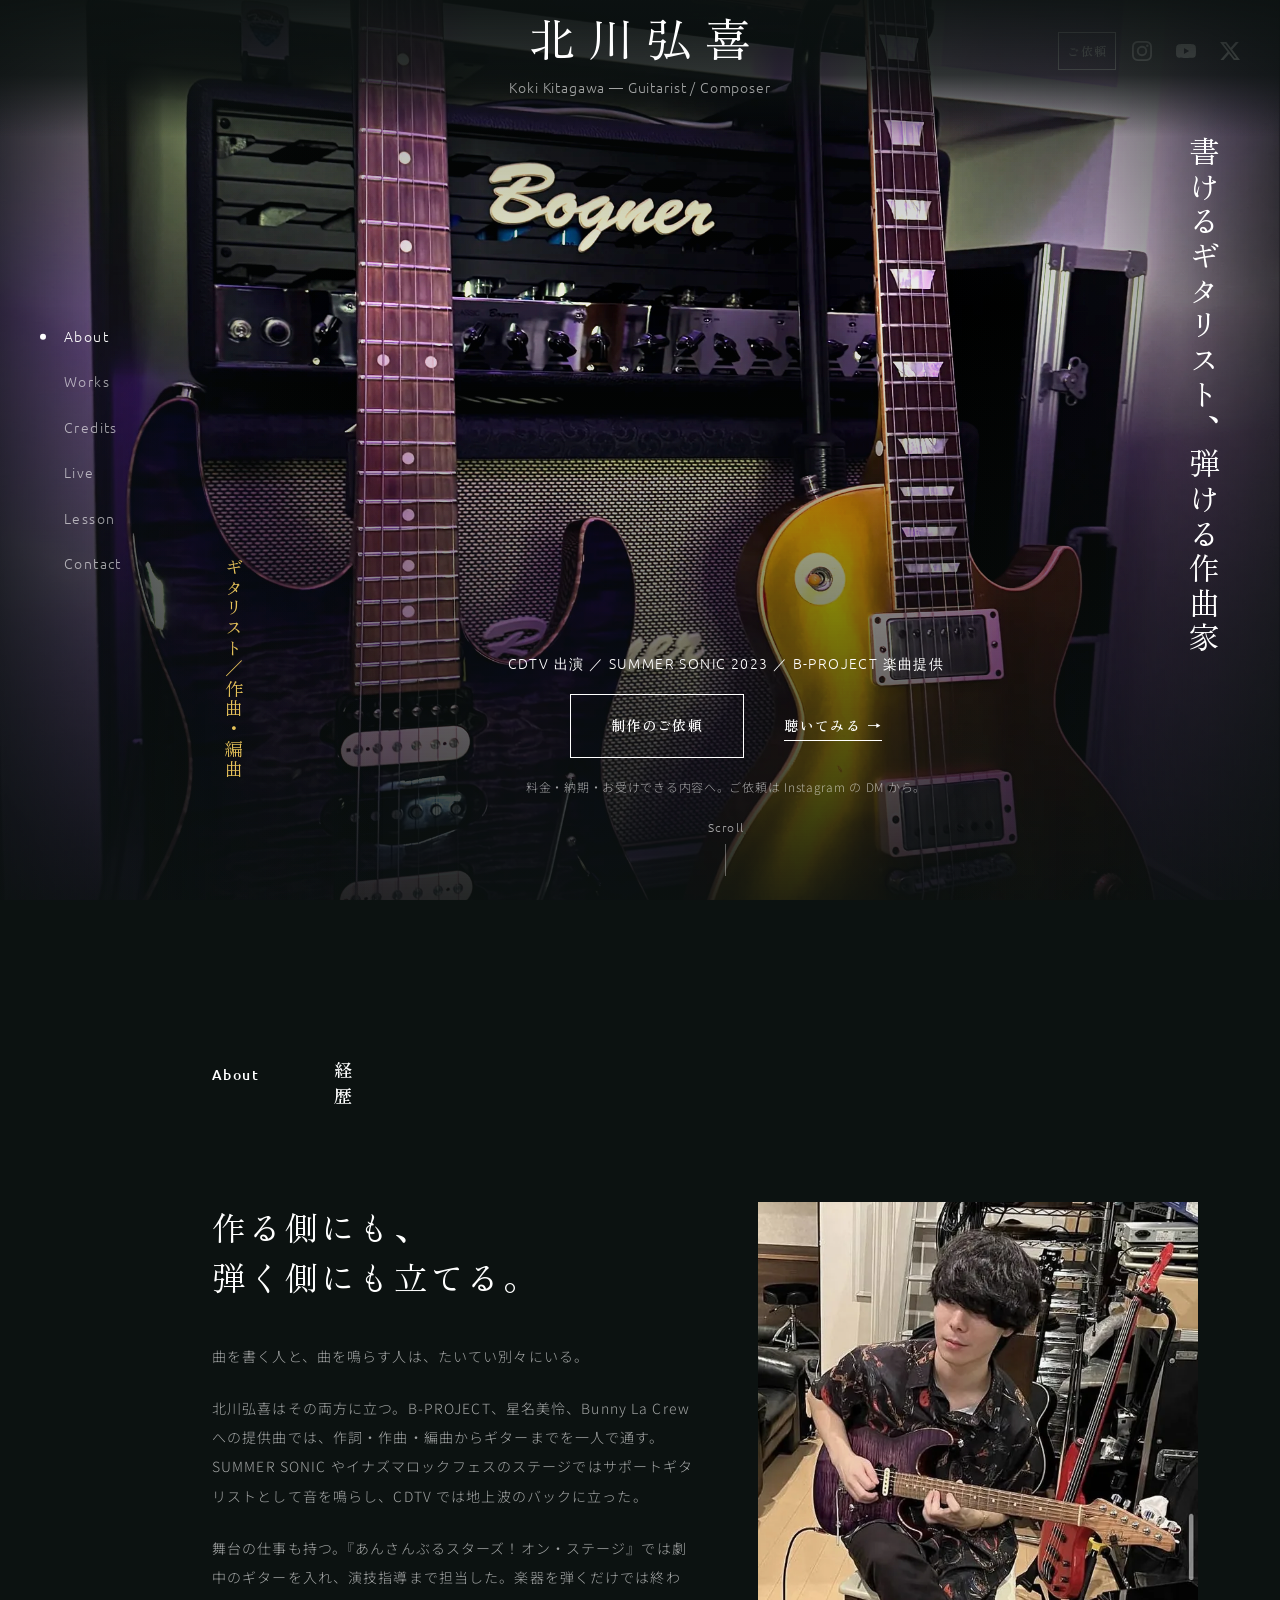
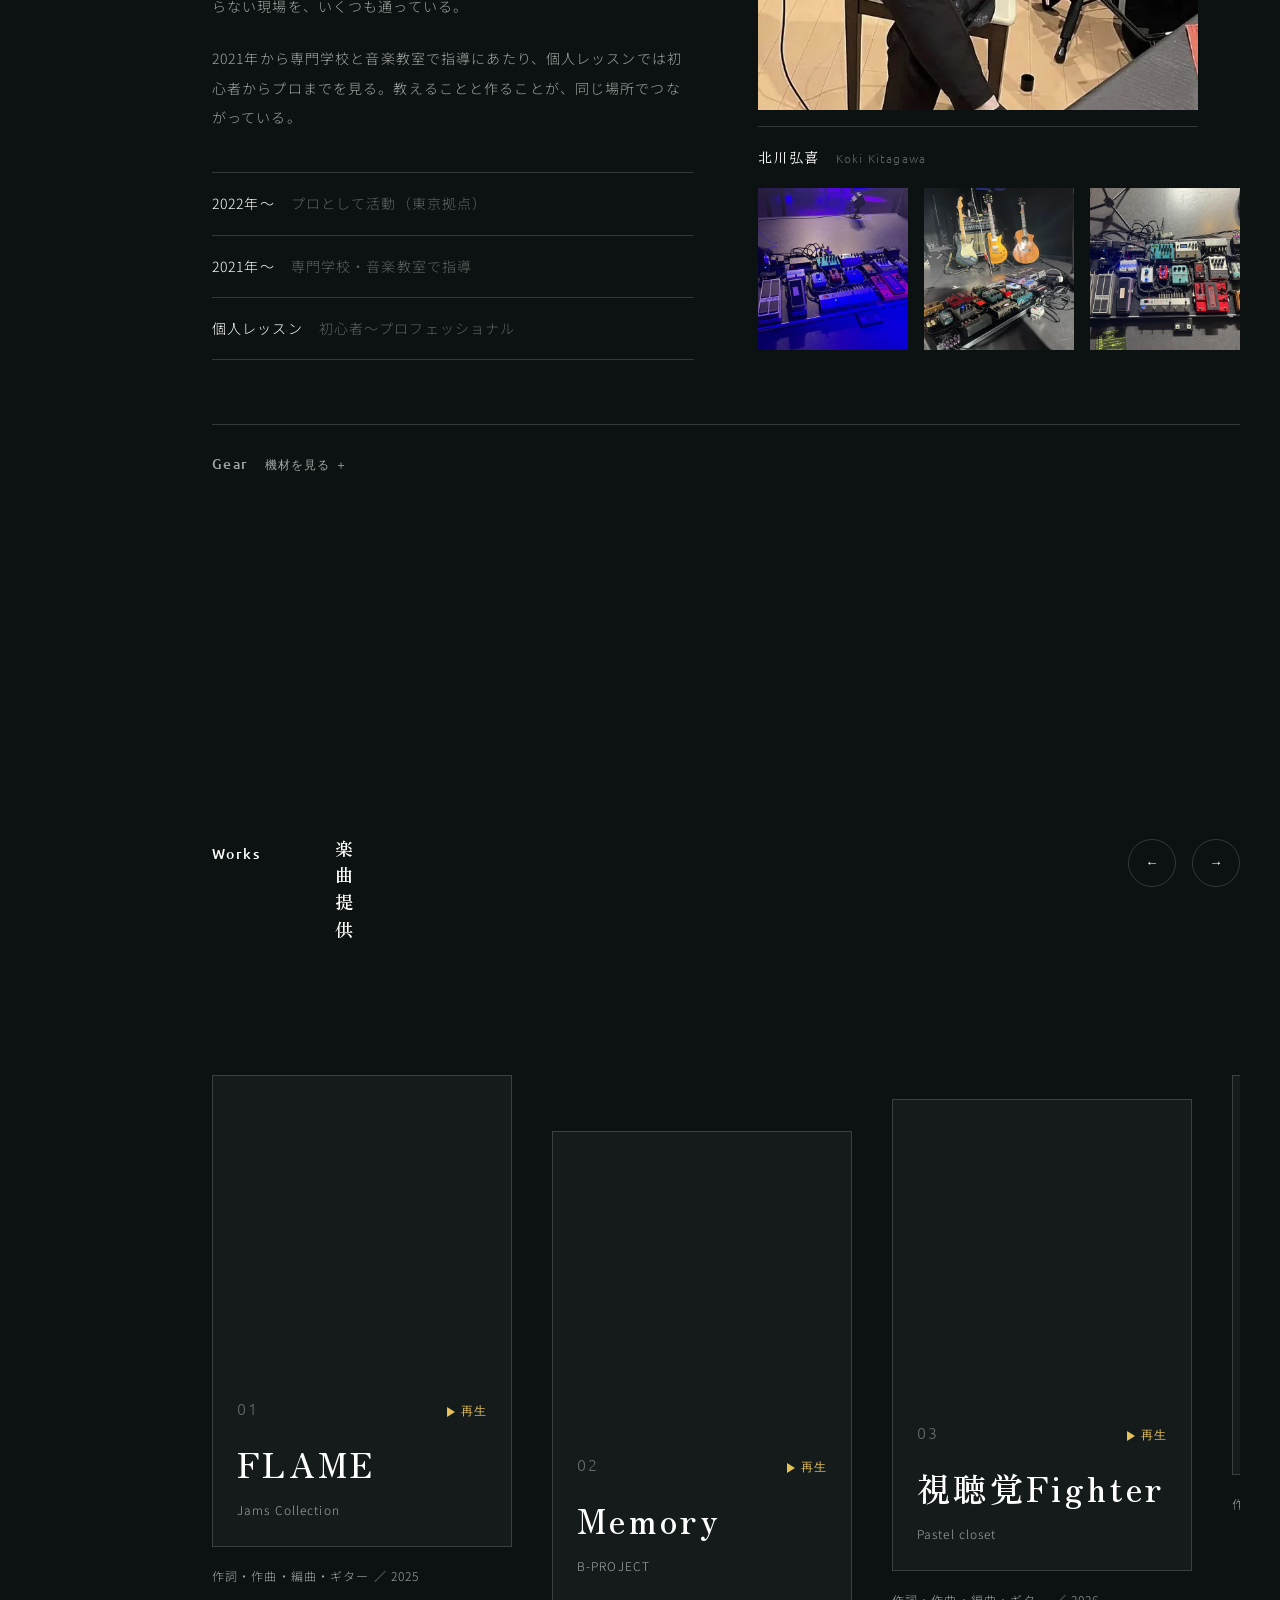
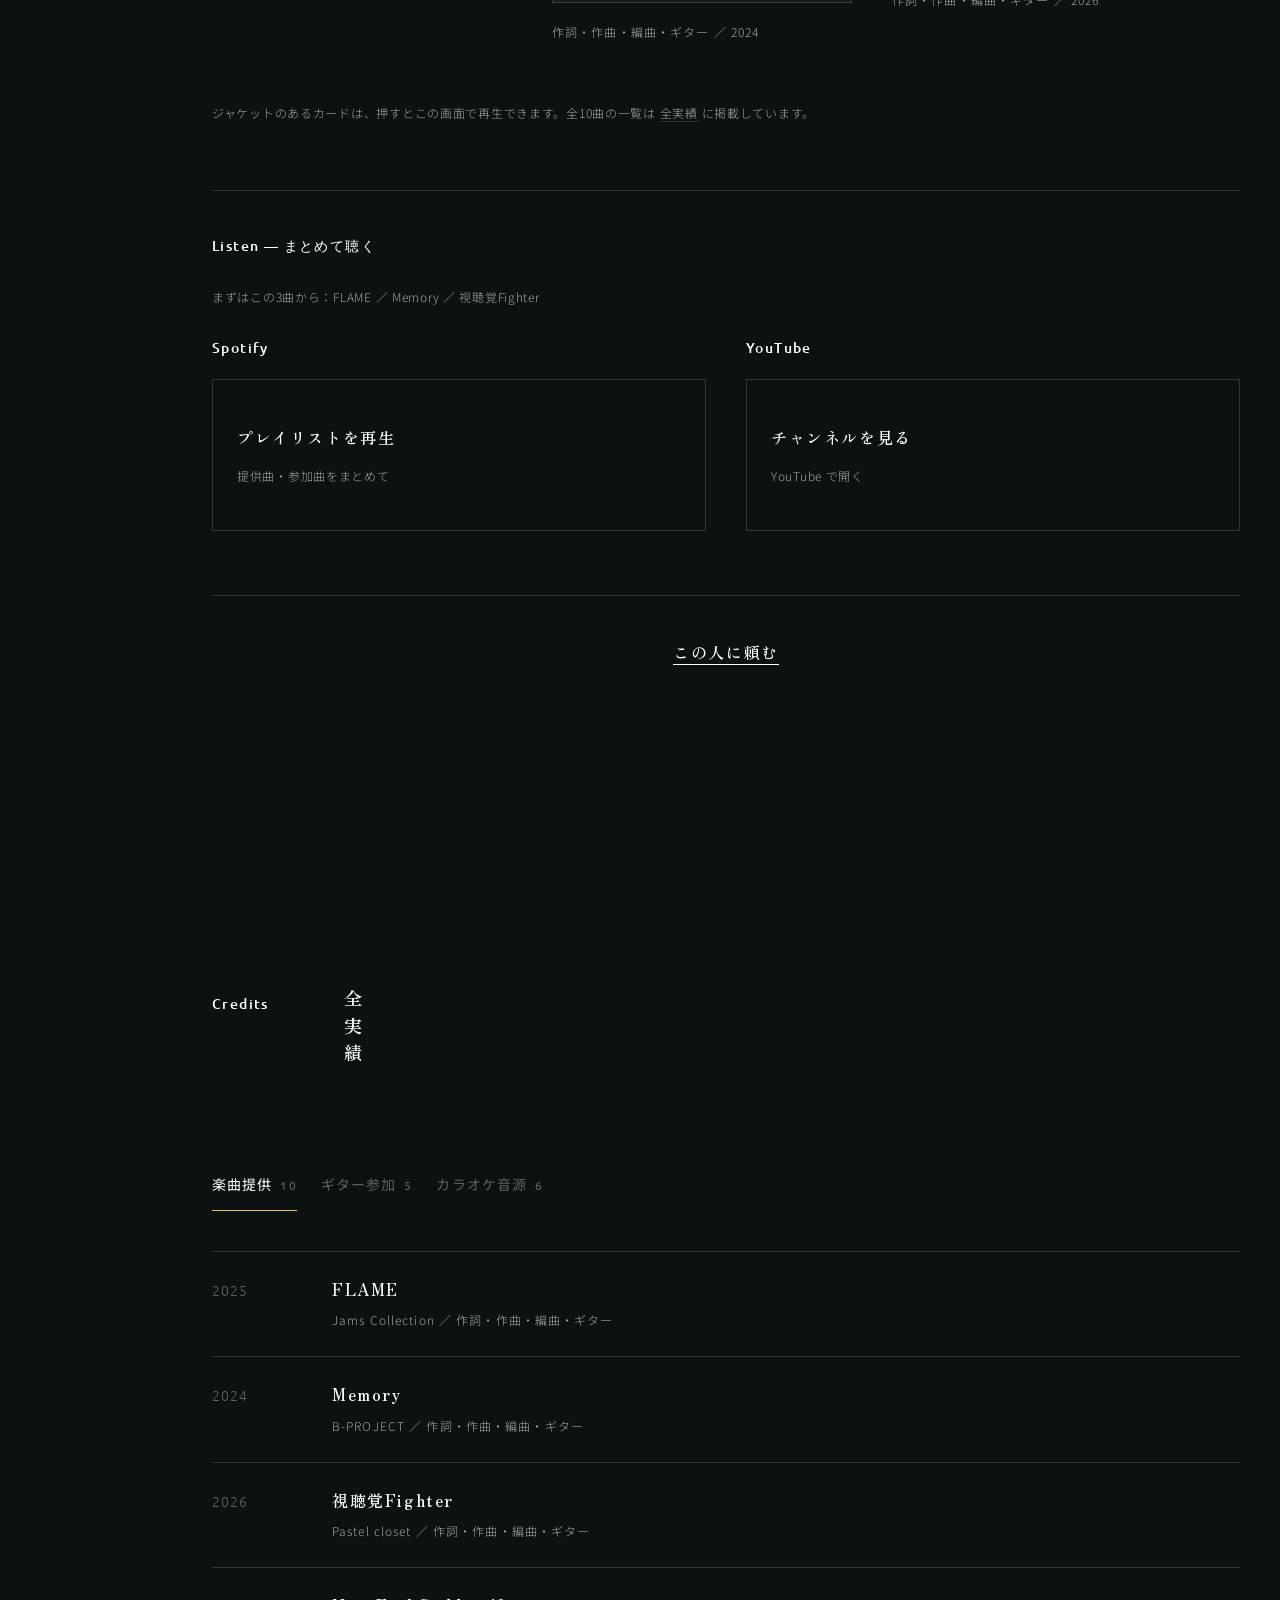
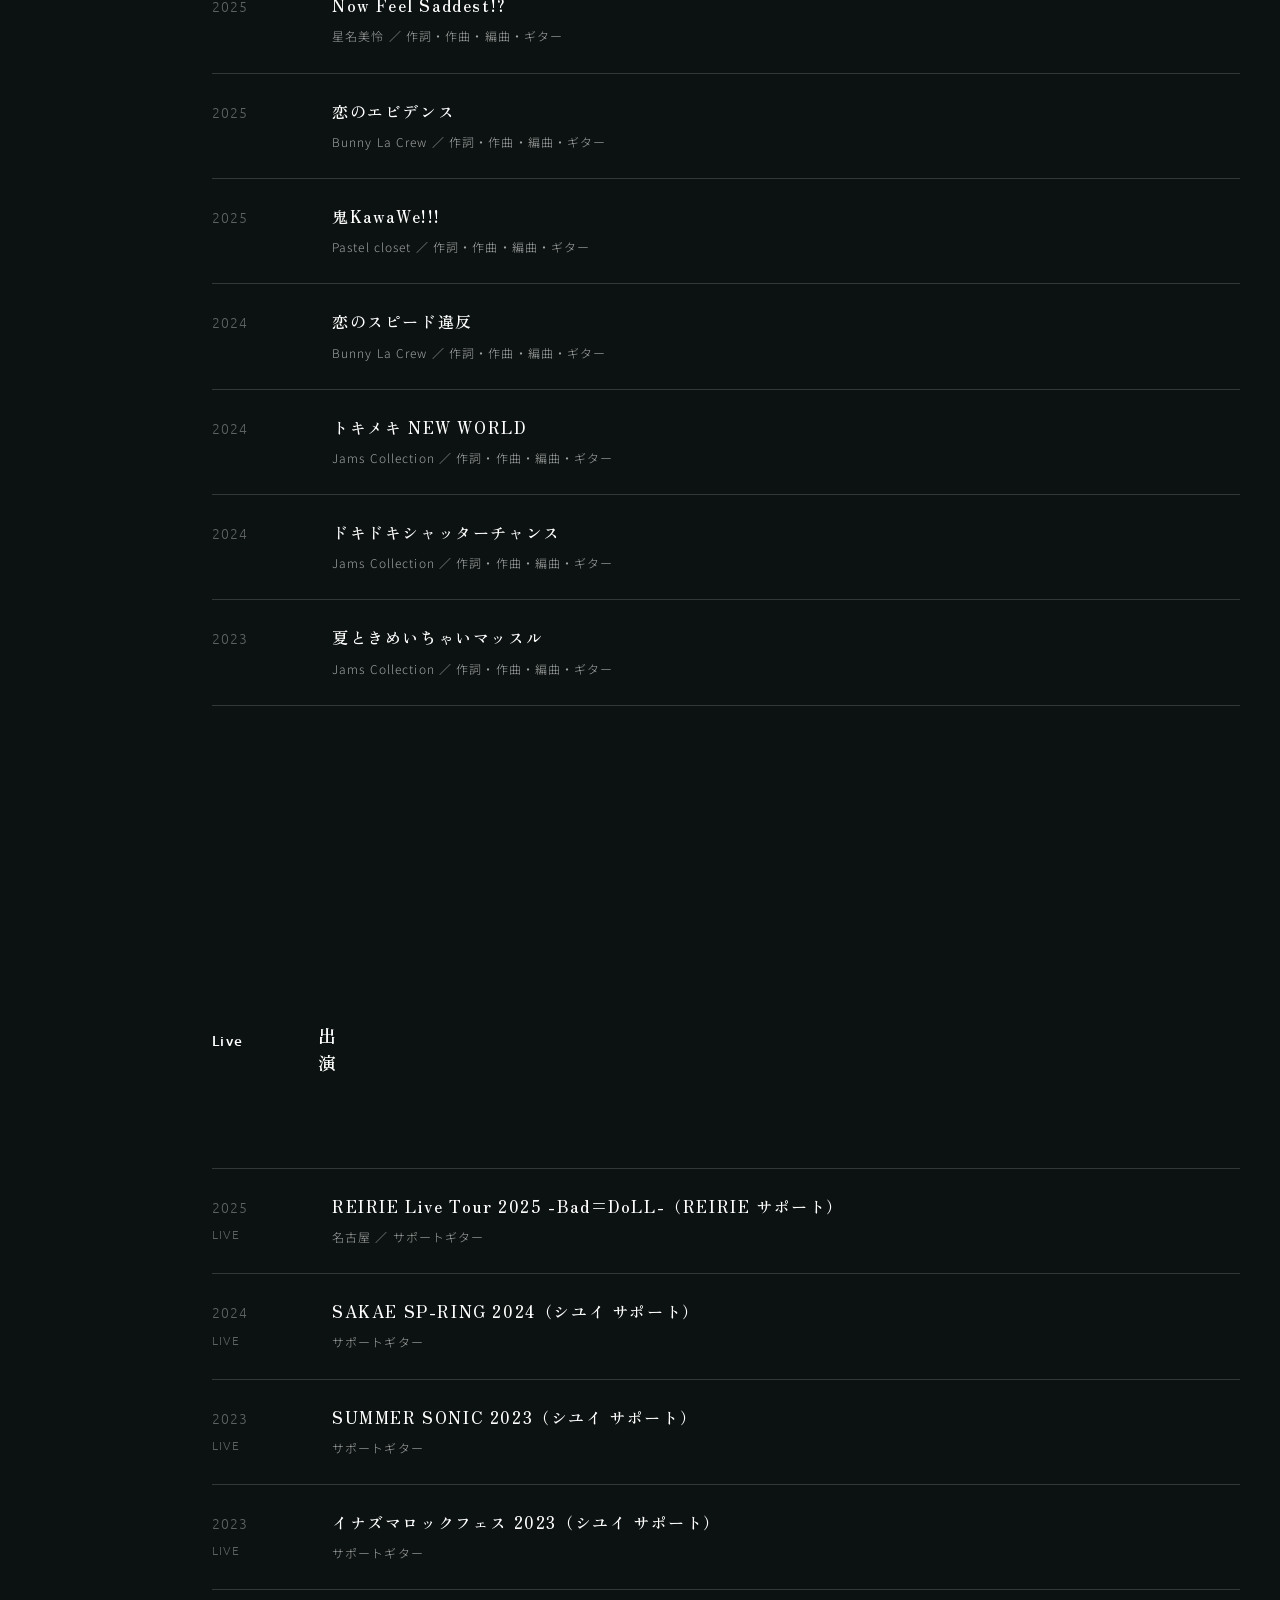
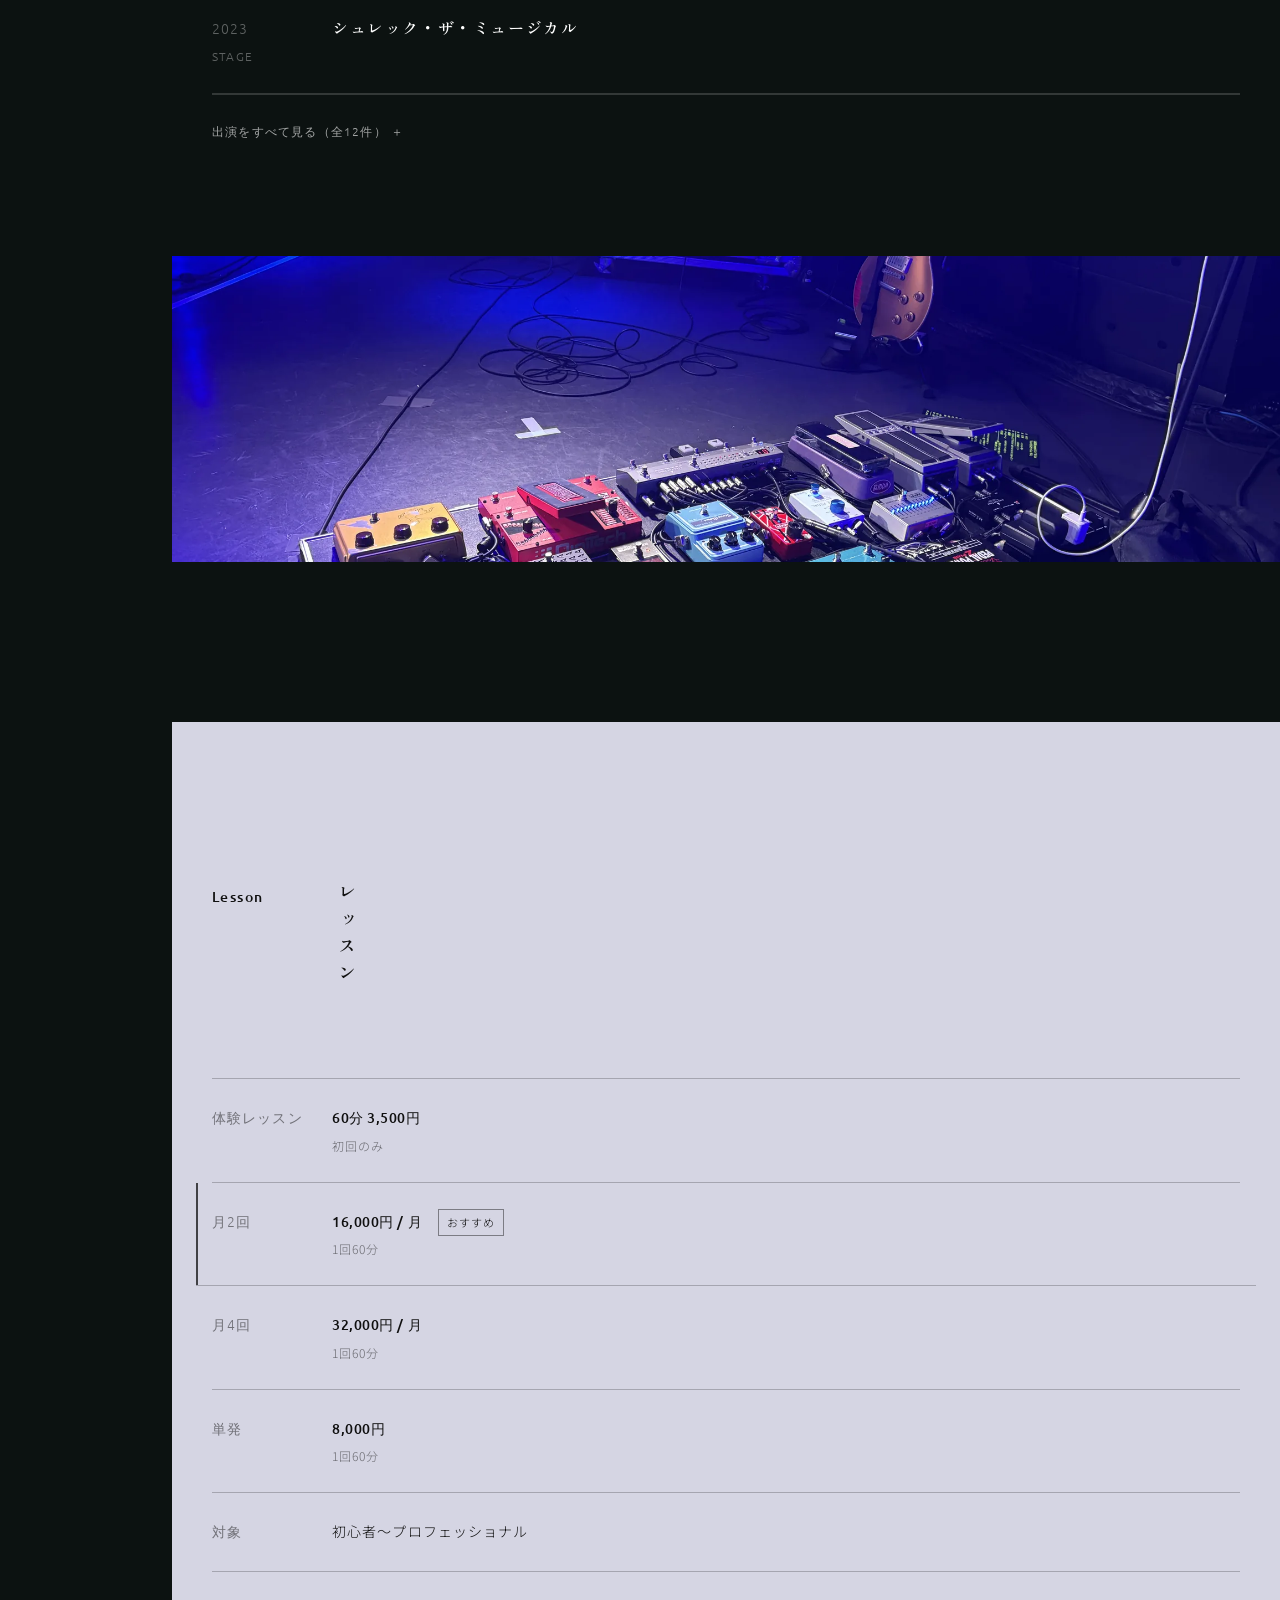
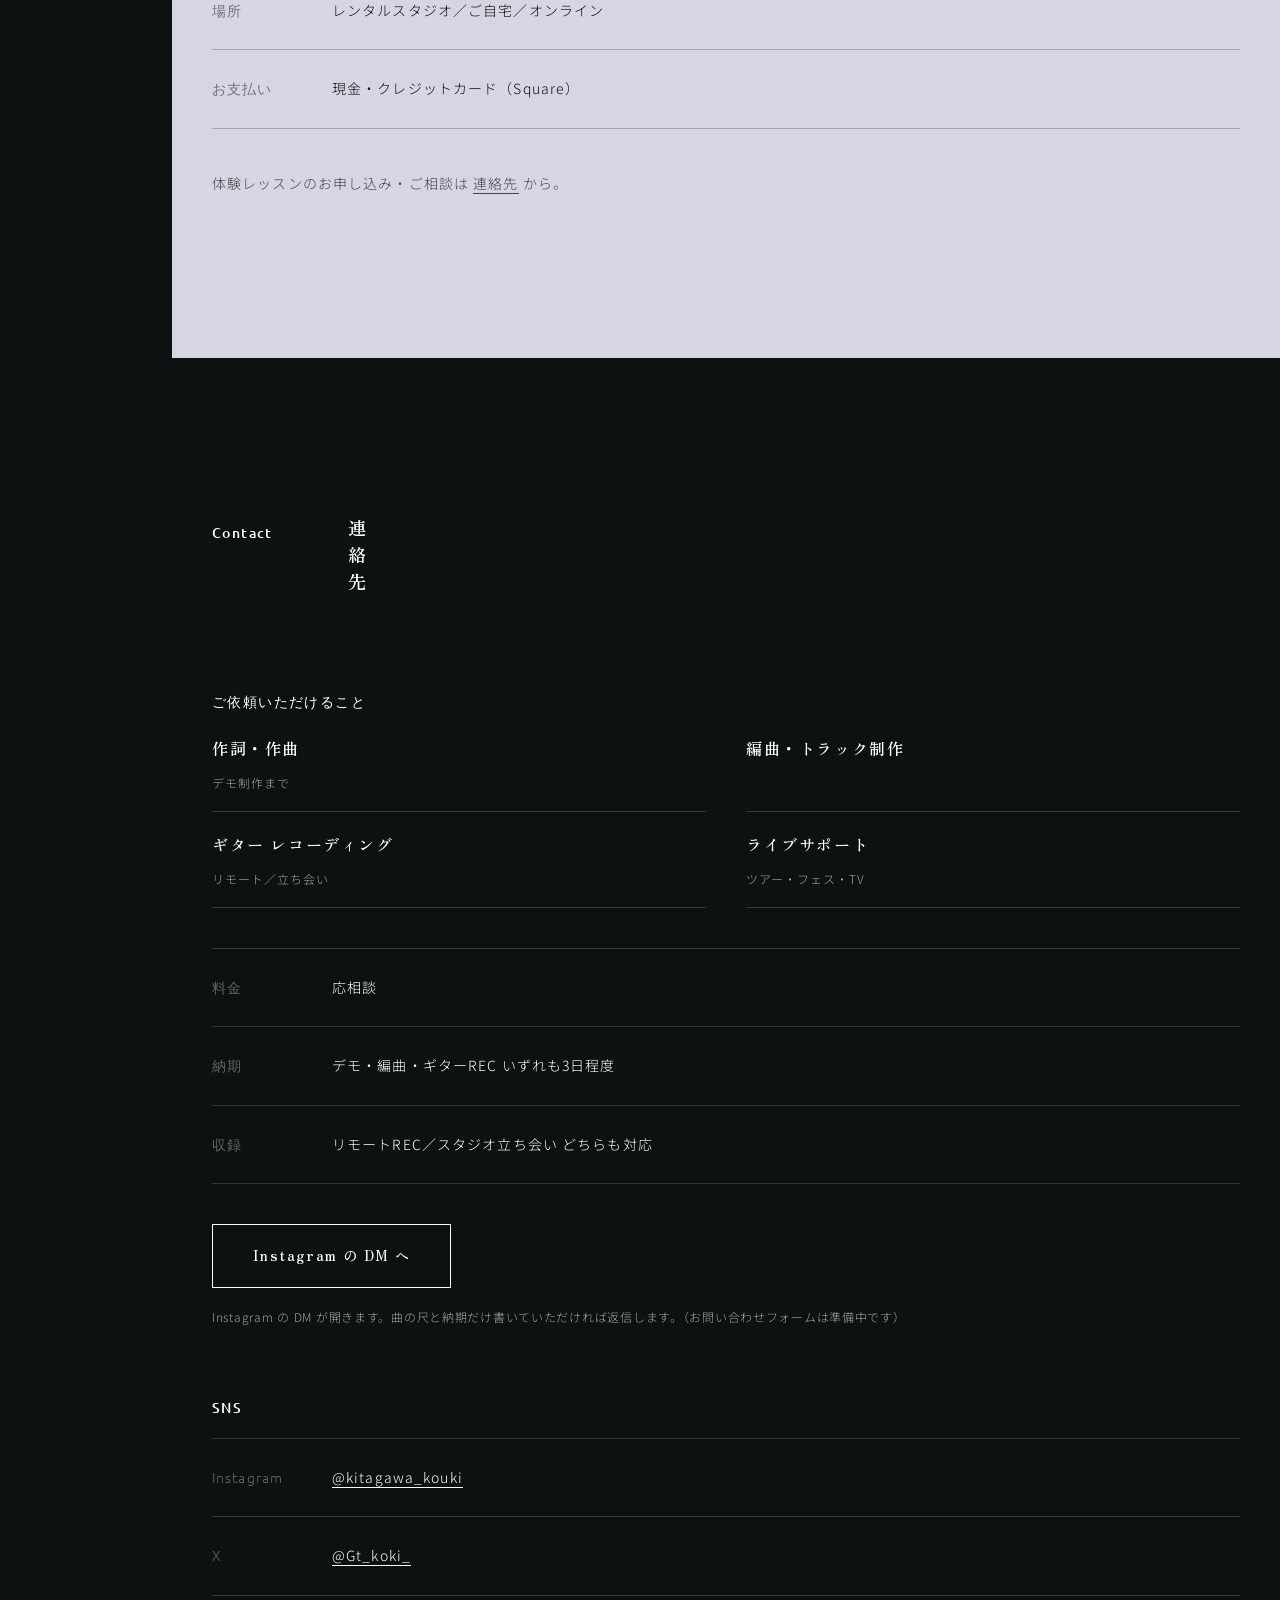
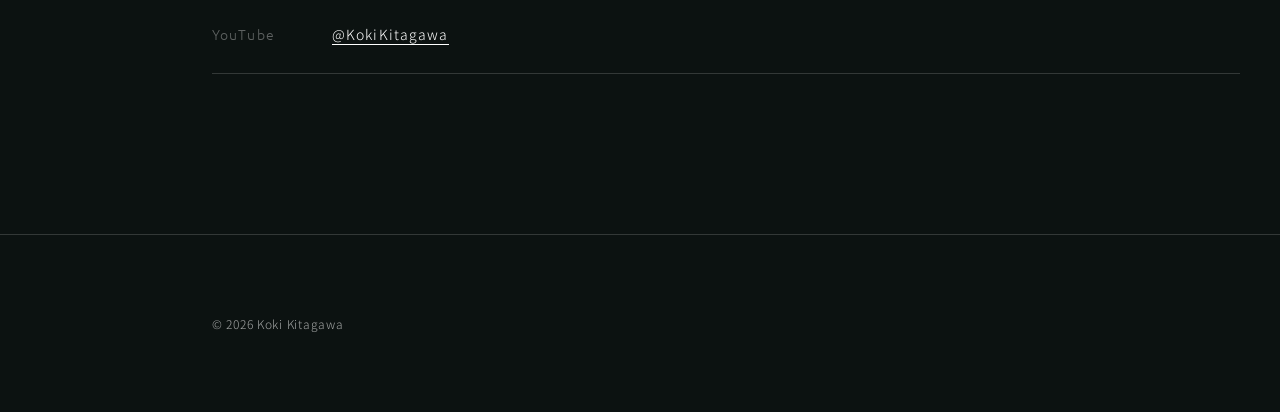
<file: index.html>
<!doctype html>
<html lang="ja">
<head>
<meta charset="utf-8">
<meta name="viewport" content="width=device-width, initial-scale=1">
<link rel="icon" href="assets/favicon.svg" type="image/svg+xml">
<script>document.documentElement.classList.add("js")</script>
<link rel="preconnect" href="https://fonts.googleapis.com">
<link rel="preconnect" href="https://fonts.gstatic.com" crossorigin>
<title>北川弘喜 | ギタリスト・作編曲</title>
<meta name="description" content="ギタリスト／作編曲家・北川弘喜のポートフォリオ。B-PROJECT・星名美怜らへの楽曲提供、SUMMER SONIC などのサポート出演、舞台での演奏・演技指導まで。">
<link rel="canonical" href="https://yuutennis657-beep.github.io/koki-kitagawa/">
<meta property="og:type" content="website">
<meta property="og:title" content="北川弘喜 | ギタリスト・作編曲">
<meta property="og:description" content="ギタリスト／作編曲家・北川弘喜のポートフォリオ。B-PROJECT・星名美怜らへの楽曲提供、SUMMER SONIC などのサポート出演、舞台での演奏・演技指導まで。">
<meta property="og:image" content="https://yuutennis657-beep.github.io/koki-kitagawa/assets/img/ogp.jpg">
<meta property="og:locale" content="ja_JP">
<meta name="twitter:card" content="summary_large_image">
<script type="application/ld+json">
{
  "@context": "https://schema.org",
  "@type": "Person",
  "name": "北川弘喜",
  "alternateName": "Koki Kitagawa",
  "jobTitle": [
    "ギタリスト",
    "作曲",
    "編曲"
  ],
  "sameAs": [
    "https://open.spotify.com/playlist/4vF3Pt0G9U2wvwlmTueu7q",
    "https://www.youtube.com/@KokiKitagawa",
    "https://www.instagram.com/kitagawa_kouki/",
    "https://x.com/Gt_koki_"
  ],
  "url": "https://yuutennis657-beep.github.io/koki-kitagawa/"
}
</script>
<link rel="stylesheet" href="assets/css/kk-design-system.css">
<link rel="stylesheet" href="assets/css/site.css">
</head>
<body>

<!-- 固定クローム：中央上のロゴ／左端の縦ナビ／右上のSNS -->
<header class="site-header">
  <div>
    <h1 class="t-logo">北川弘喜</h1>
    <p class="t-logo-en">Koki Kitagawa &mdash; Guitarist / Composer</p>
  </div>
</header>

<nav class="site-nav" aria-label="ページ内の案内">
  <a href="#about">About</a>
  <a href="#works">Works</a>
  <a href="#credits">Credits</a>
  <a href="#live">Live</a>
  <a href="#lesson">Lesson</a>
  <a href="#contact">Contact</a>
  <a class="site-nav__cta" href="#contact">ご依頼</a>
</nav>

<div class="social">
  <a class="btn btn--nav" href="#contact">ご依頼</a>
  <a href="https://www.instagram.com/kitagawa_kouki/" target="_blank" rel="noopener" aria-label="Instagram"><span class="i i--instagram">IG</span></a>
  <a href="https://www.youtube.com/@KokiKitagawa" target="_blank" rel="noopener" aria-label="YouTube"><span class="i i--youtube">YT</span></a>
  <a href="https://x.com/Gt_koki_" target="_blank" rel="noopener" aria-label="X"><span class="i i--x">X</span></a>
</div>

<main class="shell">

  <section class="hero" id="top">
    <div class="hero__media"><img src="assets/img/hero-1200.webp" srcset="assets/img/hero-640.webp 640w, assets/img/hero-1200.webp 1200w, assets/img/hero-2000.webp 2000w" sizes="100vw" width="2000" height="2501" alt="アンプの前に立てかけられた2本のギター" fetchpriority="high" decoding="async"></div>
    <div class="hero__copy">
      <p class="hero__vert hero__vert--main">書けるギタリスト、弾ける作曲家</p>
      <p class="hero__vert hero__vert--sub is-accent">ギタリスト／作曲・編曲</p>
      <div class="hero__bottom">
        <p class="hero__highlights">CDTV 出演 ／ SUMMER SONIC 2023 ／ B-PROJECT 楽曲提供</p>
        <p class="hero__cta">
          <a class="btn" href="#contact">制作のご依頼</a>
          <a class="link hero__cta-sub" href="#works">聴いてみる &rarr;</a>
        </p>
        <p class="t-caption hero__ctanote">料金・納期・お受けできる内容へ。ご依頼は Instagram の DM から。</p>
        <a class="hero__scroll" href="#about"><span>Scroll</span></a>
      </div>
    </div>
  </section>

  <section class="section" id="about">
    <div class="container">
      <div class="section__head">
        <p class="t-label">About</p>
        <h2 class="t-vert">経歴</h2>
      </div>
    </div>
    <div class="container split">
      <div class="split__text reveal">
        <p class="t-h2">作る側にも、<br>弾く側にも立てる。</p>
        <div class="t-body about__bio">
          <p>曲を書く人と、曲を鳴らす人は、たいてい別々にいる。</p>
          <p>北川弘喜はその両方に立つ。B-PROJECT、星名美怜、Bunny La Crew への提供曲では、作詞・作曲・編曲からギターまでを一人で通す。SUMMER SONIC やイナズマロックフェスのステージではサポートギタリストとして音を鳴らし、CDTV では地上波のバックに立った。</p>
          <p>舞台の仕事も持つ。『あんさんぶるスターズ！オン・ステージ』では劇中のギターを入れ、演技指導まで担当した。楽器を弾くだけでは終わらない現場を、いくつも通っている。</p>
          <p>2021年から専門学校と音楽教室で指導にあたり、個人レッスンでは初心者からプロまでを見る。教えることと作ることが、同じ場所でつながっている。</p>
        </div>
        <ul class="about__career">
          <li>2022年〜<span class="career__detail">プロとして活動（東京拠点）</span></li>
          <li>2021年〜<span class="career__detail">専門学校・音楽教室で指導</span></li>
          <li>個人レッスン<span class="career__detail">初心者〜プロフェッショナル</span></li>
        </ul>
      </div>
      <div class="split__media">
        <figure class="portrait reveal">
          <img src="assets/img/portrait-875.webp" srcset="assets/img/portrait-640.webp 640w, assets/img/portrait-875.webp 875w" sizes="(max-width: 900px) 100vw, 440px" width="875" height="1010" alt="スタジオの椅子に腰かけ、紫のギターを弾いている北川弘喜" loading="lazy" decoding="async">
          <figcaption class="t-caption portrait__cap">北川弘喜<span>Koki Kitagawa</span></figcaption>
        </figure>
        <div class="reveal"><img src="assets/img/about-1-1200.webp" srcset="assets/img/about-1-640.webp 640w, assets/img/about-1-1200.webp 1200w, assets/img/about-1-2000.webp 2000w" sizes="(max-width: 900px) 100vw, 45vw" width="2000" height="1500" alt="ライブ会場のステージに組まれたエフェクターボード" loading="lazy" decoding="async"></div>
        <div class="reveal"><img src="assets/img/about-2-1200.webp" srcset="assets/img/about-2-640.webp 640w, assets/img/about-2-1200.webp 1200w, assets/img/about-2-2000.webp 2000w" sizes="(max-width: 900px) 100vw, 45vw" width="2000" height="1500" alt="リハーサル中のステージに並ぶエレキギターとアコースティックギター" loading="lazy" decoding="async"></div>
        <div class="reveal"><img src="assets/img/about-3-1200.webp" srcset="assets/img/about-3-640.webp 640w, assets/img/about-3-1200.webp 1200w, assets/img/about-3-2000.webp 2000w" sizes="(max-width: 900px) 100vw, 45vw" width="2000" height="1500" alt="配線を終えたエフェクターボードを真上から見たところ" loading="lazy" decoding="async"></div>
      </div>
    </div>
    <div class="container">
        <details class="gear fold">
          <summary class="fold__sum"><span class="t-label">Gear</span><span class="fold__hint">機材を見る</span></summary>
          <dl class="gear__list">
            <div class="gear__group">
              <dt>制作・録音</dt>
              <dd>Pro Tools<br>Universal Audio Apollo Twin X<br>sE Electronics sE2300<br>Eclipse TD-M1</dd>
            </div>
            <div class="gear__group">
              <dt>ギター</dt>
              <dd>Suhr Modern<br>Gibson Custom Shop Les Paul Standard<br>Fender Custom Shop Stratocaster</dd>
            </div>
            <div class="gear__group">
              <dt>アンプ・キャビネット</dt>
              <dd>Bogner Ecstasy Classic<br>Marshall JCM900 Hi Gain Master Volume<br>Bogner 212CB<br>Laney LFR-112</dd>
            </div>
            <div class="gear__group">
              <dt>モデラー</dt>
              <dd>Fractal Audio Axe-Fx II XL+<br>Line 6 Helix Floor</dd>
            </div>
          </dl>
        </details></div>
  </section>

  <section class="section" id="works">
    <div class="container">
      <div class="section__head">
        <p class="t-label">Works</p>
        <h2 class="t-vert">楽曲提供</h2>
        <div class="rail-ctrl" data-rail-ctrl hidden>
        <button type="button" aria-label="前のカードへ">&larr;</button>
        <button type="button" aria-label="次のカードへ">&rarr;</button>
      </div>
      </div>
    </div>
    <div class="container">
      <div class="rail" tabindex="0" role="group" aria-label="代表曲">
        <article class="card card--song reveal">
          <a class="card__frame card__frame--play card__frame--art" style="--art:url('https://i.scdn.co/image/ab67616d0000b27391252ddd166cf1d26d00ba1c')" data-embed="https://open.spotify.com/embed/track/7sTd15vzgK8YVyr6eWiVcE" href="https://open.spotify.com/track/7sTd15vzgK8YVyr6eWiVcE" target="_blank" rel="noopener" aria-label="FLAME を再生する">
            <div class="card__art" aria-hidden="true"></div>
            <div class="card__name">
              <div class="card__top">
                <span class="card__index">01</span>
                <span class="card__label card__label--play">再生</span>
              </div>
              <h3 class="card__title">FLAME</h3>
              <p class="card__artist">Jams Collection</p>
            </div>
          </a>
          <p class="card__meta">作詞・作曲・編曲・ギター ／ 2025</p>
        </article>
        <article class="card card--song reveal">
          <a class="card__frame card__frame--play card__frame--art" style="--art:url('https://i.scdn.co/image/ab67616d0000b2730a05115477078b67edc9bd9b')" data-embed="https://open.spotify.com/embed/track/3laM9HmVwaKT9ooW8K7pv5" href="https://open.spotify.com/track/3laM9HmVwaKT9ooW8K7pv5" target="_blank" rel="noopener" aria-label="Memory を再生する">
            <div class="card__art" aria-hidden="true"></div>
            <div class="card__name">
              <div class="card__top">
                <span class="card__index">02</span>
                <span class="card__label card__label--play">再生</span>
              </div>
              <h3 class="card__title">Memory</h3>
              <p class="card__artist">B-PROJECT</p>
            </div>
          </a>
          <p class="card__meta">作詞・作曲・編曲・ギター ／ 2024</p>
        </article>
        <article class="card card--song reveal">
          <a class="card__frame card__frame--play card__frame--art" style="--art:url('https://i.scdn.co/image/ab67616d0000b2737df65844b18024309f50687c')" data-embed="https://open.spotify.com/embed/track/7d7lYGu9Xw5cHC8EYxwH4H" href="https://open.spotify.com/track/7d7lYGu9Xw5cHC8EYxwH4H" target="_blank" rel="noopener" aria-label="視聴覚Fighter を再生する">
            <div class="card__art" aria-hidden="true"></div>
            <div class="card__name">
              <div class="card__top">
                <span class="card__index">03</span>
                <span class="card__label card__label--play">再生</span>
              </div>
              <h3 class="card__title">視聴覚Fighter</h3>
              <p class="card__artist">Pastel closet</p>
            </div>
          </a>
          <p class="card__meta">作詞・作曲・編曲・ギター ／ 2026</p>
        </article>
        <article class="card card--song reveal">
          <div class="card__frame">
            <div class="card__top">
              <span class="card__index">04</span>
              <span class="card__label">Song</span>
            </div>
            <div class="card__name">
              <h3 class="card__title">Now Feel Saddest!?</h3>
              <p class="card__artist">星名美怜</p>
            </div>
            <div class="card__wave" aria-hidden="true"><span style="height:8%"></span><span style="height:8%"></span><span style="height:31%"></span><span style="height:48%"></span><span style="height:39%"></span><span style="height:51%"></span><span style="height:65%"></span><span style="height:45%"></span><span style="height:32%"></span><span style="height:69%"></span><span style="height:86%"></span><span style="height:48%"></span><span style="height:19%"></span><span style="height:60%"></span><span style="height:45%"></span><span style="height:50%"></span><span style="height:23%"></span><span style="height:33%"></span><span style="height:10%"></span><span style="height:8%"></span></div>
          </div>
          <p class="card__meta">作詞・作曲・編曲・ギター ／ 2025</p>
        </article>
        <article class="card card--song reveal">
          <div class="card__frame">
            <div class="card__top">
              <span class="card__index">05</span>
              <span class="card__label">Song</span>
            </div>
            <div class="card__name">
              <h3 class="card__title">恋のエビデンス</h3>
              <p class="card__artist">Bunny La Crew</p>
            </div>
            <div class="card__wave" aria-hidden="true"><span style="height:8%"></span><span style="height:10%"></span><span style="height:14%"></span><span style="height:33%"></span><span style="height:21%"></span><span style="height:64%"></span><span style="height:85%"></span><span style="height:25%"></span><span style="height:74%"></span><span style="height:46%"></span><span style="height:42%"></span><span style="height:73%"></span><span style="height:45%"></span><span style="height:20%"></span><span style="height:66%"></span><span style="height:21%"></span><span style="height:31%"></span><span style="height:13%"></span><span style="height:18%"></span><span style="height:8%"></span></div>
          </div>
          <p class="card__meta">作詞・作曲・編曲・ギター ／ 2025</p>
        </article>
        <article class="card card--song reveal">
          <div class="card__frame">
            <div class="card__top">
              <span class="card__index">06</span>
              <span class="card__label">Song</span>
            </div>
            <div class="card__name">
              <h3 class="card__title">鬼KawaWe!!!</h3>
              <p class="card__artist">Pastel closet</p>
            </div>
            <div class="card__wave" aria-hidden="true"><span style="height:8%"></span><span style="height:22%"></span><span style="height:29%"></span><span style="height:12%"></span><span style="height:29%"></span><span style="height:71%"></span><span style="height:36%"></span><span style="height:62%"></span><span style="height:86%"></span><span style="height:85%"></span><span style="height:35%"></span><span style="height:45%"></span><span style="height:71%"></span><span style="height:36%"></span><span style="height:67%"></span><span style="height:41%"></span><span style="height:34%"></span><span style="height:8%"></span><span style="height:21%"></span><span style="height:8%"></span></div>
          </div>
          <p class="card__meta">作詞・作曲・編曲・ギター ／ 2025</p>
        </article>
      </div>
      <p class="t-caption rail__note">ジャケットのあるカードは、押すとこの画面で再生できます。全10曲の一覧は <a href="#credits">全実績</a> に掲載しています。</p>
      <div class="listen-block">
        <p class="t-label listen-block__head">Listen &mdash; まとめて聴く</p>
        <p class="listen__lead t-caption">まずはこの3曲から：FLAME ／ Memory ／ 視聴覚Fighter</p>
        <div class="listen listen--two">
          <div class="listen__item reveal">
              <p class="t-label">Spotify</p>
              <div class="embed" data-embed="https://open.spotify.com/embed/playlist/4vF3Pt0G9U2wvwlmTueu7q">
                <a class="embed__link" href="https://open.spotify.com/playlist/4vF3Pt0G9U2wvwlmTueu7q" target="_blank" rel="noopener">
                  <span class="embed__label">プレイリストを再生</span>
                  <span class="t-caption">提供曲・参加曲をまとめて</span>
                </a>
              </div>
            </div>
          <div class="listen__item reveal">
              <p class="t-label">YouTube</p>
              <div class="embed">
                <a class="embed__link" href="https://www.youtube.com/@KokiKitagawa" target="_blank" rel="noopener">
                  <span class="embed__label">チャンネルを見る</span>
                  <span class="t-caption">YouTube で開く</span>
                </a>
              </div>
            </div>
        </div>
      </div>
      <p class="cta-quiet"><a class="link" href="#contact">この人に頼む</a></p>
    </div>
  </section>

  <section class="section" id="credits">
    <div class="container">
      <div class="section__head">
        <p class="t-label">Credits</p>
        <h2 class="t-vert">全実績</h2>
      </div>
      <div class="filter" data-filter-group>
        <button type="button" class="filter__btn" data-filter="compose" aria-pressed="true">楽曲提供<span class="filter__count">10</span></button>
        <button type="button" class="filter__btn" data-filter="guitar" aria-pressed="false">ギター参加<span class="filter__count">5</span></button>
        <button type="button" class="filter__btn" data-filter="karaoke" aria-pressed="false">カラオケ音源<span class="filter__count">6</span></button>
      </div>
      <div class="rows" data-filter-target>
        <div class="row reveal" data-category="compose">
          <span class="row__date">2025</span>
          <div>
            <h3 class="t-h3">FLAME</h3>
            <p class="row__meta">Jams Collection ／ 作詞・作曲・編曲・ギター</p>
          </div>
        </div>
        <div class="row reveal" data-category="compose">
          <span class="row__date">2024</span>
          <div>
            <h3 class="t-h3">Memory</h3>
            <p class="row__meta">B-PROJECT ／ 作詞・作曲・編曲・ギター</p>
          </div>
        </div>
        <div class="row reveal" data-category="compose">
          <span class="row__date">2026</span>
          <div>
            <h3 class="t-h3">視聴覚Fighter</h3>
            <p class="row__meta">Pastel closet ／ 作詞・作曲・編曲・ギター</p>
          </div>
        </div>
        <div class="row reveal" data-category="compose">
          <span class="row__date">2025</span>
          <div>
            <h3 class="t-h3">Now Feel Saddest!?</h3>
            <p class="row__meta">星名美怜 ／ 作詞・作曲・編曲・ギター</p>
          </div>
        </div>
        <div class="row reveal" data-category="compose">
          <span class="row__date">2025</span>
          <div>
            <h3 class="t-h3">恋のエビデンス</h3>
            <p class="row__meta">Bunny La Crew ／ 作詞・作曲・編曲・ギター</p>
          </div>
        </div>
        <div class="row reveal" data-category="compose">
          <span class="row__date">2025</span>
          <div>
            <h3 class="t-h3">鬼KawaWe!!!</h3>
            <p class="row__meta">Pastel closet ／ 作詞・作曲・編曲・ギター</p>
          </div>
        </div>
        <div class="row reveal" data-category="compose">
          <span class="row__date">2024</span>
          <div>
            <h3 class="t-h3">恋のスピード違反</h3>
            <p class="row__meta">Bunny La Crew ／ 作詞・作曲・編曲・ギター</p>
          </div>
        </div>
        <div class="row reveal" data-category="compose">
          <span class="row__date">2024</span>
          <div>
            <h3 class="t-h3">トキメキ NEW WORLD</h3>
            <p class="row__meta">Jams Collection ／ 作詞・作曲・編曲・ギター</p>
          </div>
        </div>
        <div class="row reveal" data-category="compose">
          <span class="row__date">2024</span>
          <div>
            <h3 class="t-h3">ドキドキシャッターチャンス</h3>
            <p class="row__meta">Jams Collection ／ 作詞・作曲・編曲・ギター</p>
          </div>
        </div>
        <div class="row reveal" data-category="compose">
          <span class="row__date">2023</span>
          <div>
            <h3 class="t-h3">夏ときめいちゃいマッスル</h3>
            <p class="row__meta">Jams Collection ／ 作詞・作曲・編曲・ギター</p>
          </div>
        </div>
        <div class="row reveal" data-category="guitar">
          <span class="row__date">2024</span>
          <div>
            <h3 class="t-h3">Goin Goin</h3>
            <p class="row__meta">Chico ／ ギター</p>
          </div>
        </div>
        <div class="row reveal" data-category="guitar">
          <span class="row__date">2024</span>
          <div>
            <h3 class="t-h3">Sense of Wonder</h3>
            <p class="row__meta">寿美菜子 ／ ギター</p>
          </div>
        </div>
        <div class="row reveal" data-category="guitar">
          <span class="row__date">2022</span>
          <div>
            <h3 class="t-h3">Startin&#39;</h3>
            <p class="row__meta">Dream Shizuka ／ ギター</p>
          </div>
        </div>
        <div class="row reveal" data-category="guitar">
          <span class="row__date">2024</span>
          <div>
            <h3 class="t-h3">エピローグ</h3>
            <p class="row__meta">シユイ ／ ギター</p>
          </div>
        </div>
        <div class="row reveal" data-category="guitar">
          <span class="row__date"></span>
          <div>
            <h3 class="t-h3">UUUM ONE PIECE MUUUSIC COVER ALBUM</h3>
            <p class="row__meta">UUUM ／ ギター ／ 収録3曲に参加</p>
          </div>
        </div>
        <div class="row reveal" data-category="karaoke">
          <span class="row__date"></span>
          <div>
            <h3 class="t-h3">ハレンチ</h3>
            <p class="row__meta">配信アーティスト ／ カラオケ音源制作 ／ アーティスト名は発注元に許諾確認中</p>
          </div>
        </div>
        <div class="row reveal" data-category="karaoke">
          <span class="row__date"></span>
          <div>
            <h3 class="t-h3">水星</h3>
            <p class="row__meta">配信アーティスト ／ カラオケ音源制作 ／ アーティスト名は発注元に許諾確認中</p>
          </div>
        </div>
        <div class="row reveal" data-category="karaoke">
          <span class="row__date"></span>
          <div>
            <h3 class="t-h3">名前のない怪物</h3>
            <p class="row__meta">配信アーティスト ／ カラオケ音源制作 ／ アーティスト名は発注元に許諾確認中</p>
          </div>
        </div>
        <div class="row reveal" data-category="karaoke">
          <span class="row__date"></span>
          <div>
            <h3 class="t-h3">Wonderland</h3>
            <p class="row__meta">配信アーティスト ／ カラオケ音源制作 ／ アーティスト名は発注元に許諾確認中</p>
          </div>
        </div>
        <div class="row reveal" data-category="karaoke">
          <span class="row__date"></span>
          <div>
            <h3 class="t-h3">カワキヲアメク</h3>
            <p class="row__meta">配信アーティスト ／ カラオケ音源制作 ／ アーティスト名は発注元に許諾確認中</p>
          </div>
        </div>
        <div class="row reveal" data-category="karaoke">
          <span class="row__date"></span>
          <div>
            <h3 class="t-h3">何様</h3>
            <p class="row__meta">配信アーティスト ／ カラオケ音源制作 ／ アーティスト名は発注元に許諾確認中</p>
          </div>
        </div>
      </div>
    </div>
  </section>

  <section class="section" id="live">
    <div class="container">
      <div class="section__head">
        <p class="t-label">Live</p>
        <h2 class="t-vert">出演</h2>
      </div>
      <div class="rows">
        <div class="row reveal">
          <span class="row__date">2025<span class="row__type">LIVE</span></span>
          <div>
            <h3 class="t-h3">REIRIE Live Tour 2025 -Bad=DoLL-（REIRIE サポート）</h3>
            <p class="row__meta">名古屋 ／ サポートギター</p>
          </div>
        </div>
        <div class="row reveal">
          <span class="row__date">2024<span class="row__type">LIVE</span></span>
          <div>
            <h3 class="t-h3">SAKAE SP-RING 2024（シユイ サポート）</h3>
            <p class="row__meta">サポートギター</p>
          </div>
        </div>
        <div class="row reveal">
          <span class="row__date">2023<span class="row__type">LIVE</span></span>
          <div>
            <h3 class="t-h3">SUMMER SONIC 2023（シユイ サポート）</h3>
            <p class="row__meta">サポートギター</p>
          </div>
        </div>
        <div class="row reveal">
          <span class="row__date">2023<span class="row__type">LIVE</span></span>
          <div>
            <h3 class="t-h3">イナズマロックフェス 2023（シユイ サポート）</h3>
            <p class="row__meta">サポートギター</p>
          </div>
        </div>
        <div class="row reveal">
          <span class="row__date">2023<span class="row__type">STAGE</span></span>
          <div>
            <h3 class="t-h3">シュレック・ザ・ミュージカル</h3>
          </div>
        </div>
      </div>
      <details class="fold">
        <summary class="fold__sum"><span class="fold__hint">出演をすべて見る（全12件）</span></summary>
        <div class="rows">
          <div class="row reveal">
          <span class="row__date">2019<span class="row__type">STAGE</span></span>
          <div>
            <h3 class="t-h3">あんさんぶるスターズ！オン・ステージ</h3>
            <p class="row__meta">劇中のギター演奏／演技指導</p>
          </div>
        </div>
          <div class="row reveal">
          <span class="row__date"><span class="row__type">LIVE</span></span>
          <div>
            <h3 class="t-h3">LAWSON presents シユイ 1st Live「シユイさんといっしょ #01」（シユイ サポート）</h3>
            <p class="row__meta">サポートギター</p>
          </div>
        </div>
          <div class="row reveal">
          <span class="row__date"><span class="row__type">LIVE</span></span>
          <div>
            <h3 class="t-h3">LAWSON presents シユイ 2nd Live「シユイさんといっしょ #02」（シユイ サポート）</h3>
            <p class="row__meta">サポートギター</p>
          </div>
        </div>
          <div class="row reveal">
          <span class="row__date"><span class="row__type">LIVE</span></span>
          <div>
            <h3 class="t-h3">REIRIE FreeLive「JAM」（REIRIE サポート）</h3>
            <p class="row__meta">新宿歌舞伎町 ／ サポートギター</p>
          </div>
        </div>
          <div class="row reveal">
          <span class="row__date"><span class="row__type">LIVE</span></span>
          <div>
            <h3 class="t-h3">HUG ROCK FESTIVAL（somei サポート）</h3>
            <p class="row__meta">サポートギター</p>
          </div>
        </div>
          <div class="row reveal">
          <span class="row__date"><span class="row__type">TV</span></span>
          <div>
            <h3 class="t-h3">CDTV</h3>
            <p class="row__meta">SixTONES（ジェシー・京本大我） ／ バックで演者参加</p>
          </div>
        </div>
          <div class="row reveal">
          <span class="row__date"><span class="row__type">TV</span></span>
          <div>
            <h3 class="t-h3">CDTV</h3>
            <p class="row__meta">川崎鷹也 ／ バックで演者参加</p>
          </div>
        </div>
        </div>
      </details>
    </div>
    <div class="live__media reveal"><img src="assets/img/live-1-1200.webp" srcset="assets/img/live-1-640.webp 640w, assets/img/live-1-1200.webp 1200w, assets/img/live-1-2000.webp 2000w" sizes="100vw" width="2000" height="1500" alt="本番前の暗いステージに置かれた機材" loading="lazy" decoding="async"></div>
  </section>

  <section class="section invert" id="lesson">
    <div class="container">
      <div class="section__head">
        <p class="t-label">Lesson</p>
        <h2 class="t-vert">レッスン</h2>
      </div>
      <div class="rows">
        <div class="row">
          <span class="row__date">体験レッスン</span>
          <div><b class="plan__price">60分 3,500円</b><span class="plan__note">初回のみ</span></div>
        </div>
        <div class="row row--rec">
          <span class="row__date">月2回</span>
          <div><b class="plan__price">16,000円 / 月</b><span class="plan__rec">おすすめ</span><span class="plan__note">1回60分</span></div>
        </div>
        <div class="row">
          <span class="row__date">月4回</span>
          <div><b class="plan__price">32,000円 / 月</b><span class="plan__note">1回60分</span></div>
        </div>
        <div class="row">
          <span class="row__date">単発</span>
          <div><b class="plan__price">8,000円</b><span class="plan__note">1回60分</span></div>
        </div>
        <div class="row">
          <span class="row__date">対象</span>
          <div>初心者〜プロフェッショナル</div>
        </div>
        <div class="row">
          <span class="row__date">場所</span>
          <div>レンタルスタジオ／ご自宅／オンライン</div>
        </div>
        <div class="row">
          <span class="row__date">お支払い</span>
          <div>現金・クレジットカード（Square）</div>
        </div>
      </div>
      <p class="lesson__note">体験レッスンのお申し込み・ご相談は <a href="#contact">連絡先</a> から。</p>
    </div>
  </section>

  <section class="section" id="contact">
    <div class="container">
      <div class="section__head">
        <p class="t-label">Contact</p>
        <h2 class="t-vert">連絡先</h2>
      </div>
      <p class="t-label contact__sub">ご依頼いただけること</p>
      <ul class="services">
        <li>作詞・作曲<span class="services__note">デモ制作まで</span></li>
        <li>編曲・トラック制作</li>
        <li>ギター レコーディング<span class="services__note">リモート／立ち会い</span></li>
        <li>ライブサポート<span class="services__note">ツアー・フェス・TV</span></li>
      </ul>
      <div class="rows">
        <div class="row reveal">
          <span class="row__date">料金</span>
          <div>応相談</div>
        </div>
        <div class="row reveal">
          <span class="row__date">納期</span>
          <div>デモ・編曲・ギターREC いずれも3日程度</div>
        </div>
        <div class="row reveal">
          <span class="row__date">収録</span>
          <div>リモートREC／スタジオ立ち会い どちらも対応</div>
        </div>
      </div><p class="contact__cta">
        <a class="btn" href="https://www.instagram.com/kitagawa_kouki/" target="_blank" rel="noopener">Instagram の DM へ</a>
      </p>
      <p class="t-caption contact__ctanote">Instagram の DM が開きます。曲の尺と納期だけ書いていただければ返信します。（お問い合わせフォームは準備中です）</p>
      <p class="t-label contact__sub">SNS</p>
      <div class="rows">
        <div class="row reveal">
          <span class="row__date">Instagram</span>
          <div><a class="link" href="https://www.instagram.com/kitagawa_kouki/" target="_blank" rel="noopener">@kitagawa_kouki</a></div>
        </div>
        <div class="row reveal">
          <span class="row__date">X</span>
          <div><a class="link" href="https://x.com/Gt_koki_" target="_blank" rel="noopener">@Gt_koki_</a></div>
        </div>
        <div class="row reveal">
          <span class="row__date">YouTube</span>
          <div><a class="link" href="https://www.youtube.com/@KokiKitagawa" target="_blank" rel="noopener">@KokiKitagawa</a></div>
        </div>
      </div>
    </div>
  </section>

</main>

<footer class="site-footer shell">
  <div class="container">
    <p class="t-caption">&copy; 2026 Koki Kitagawa</p>
  </div>
</footer>

<script src="assets/js/main.js" defer></script>
</body>
</html>
</file>
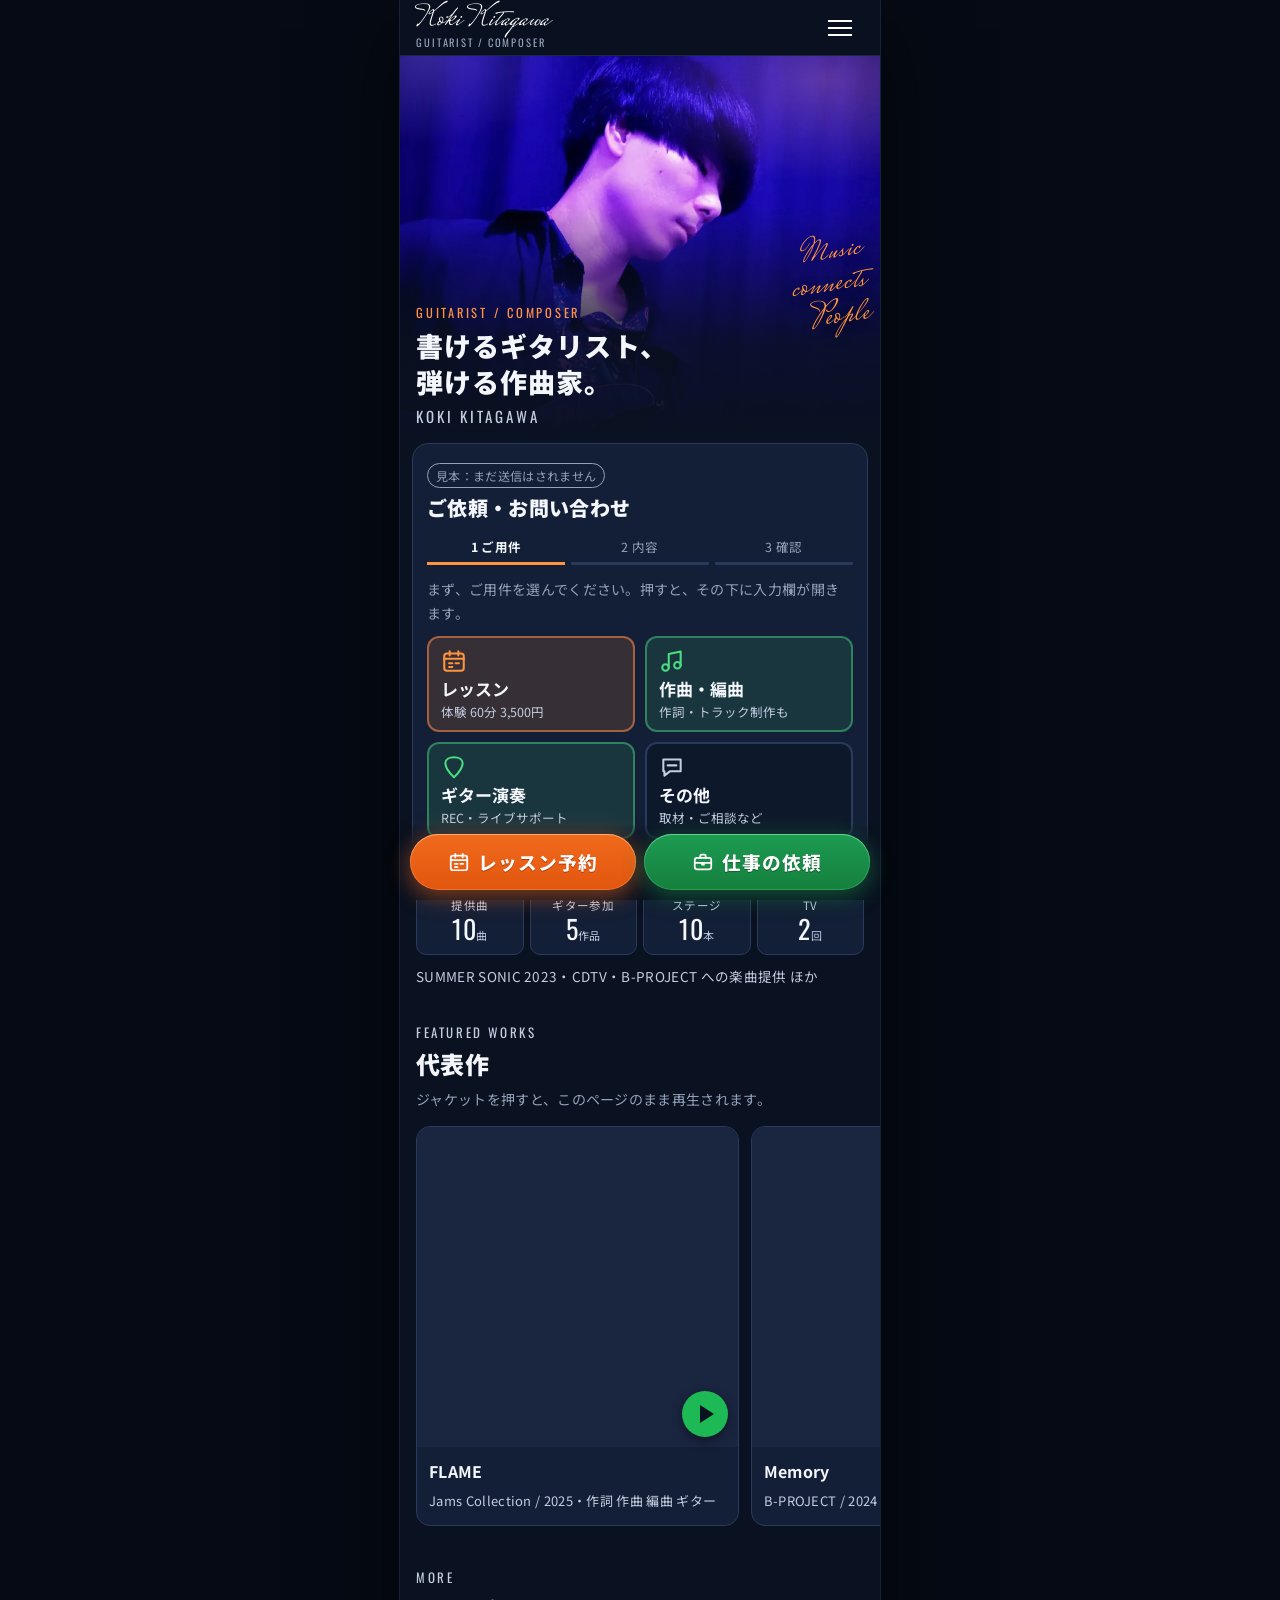
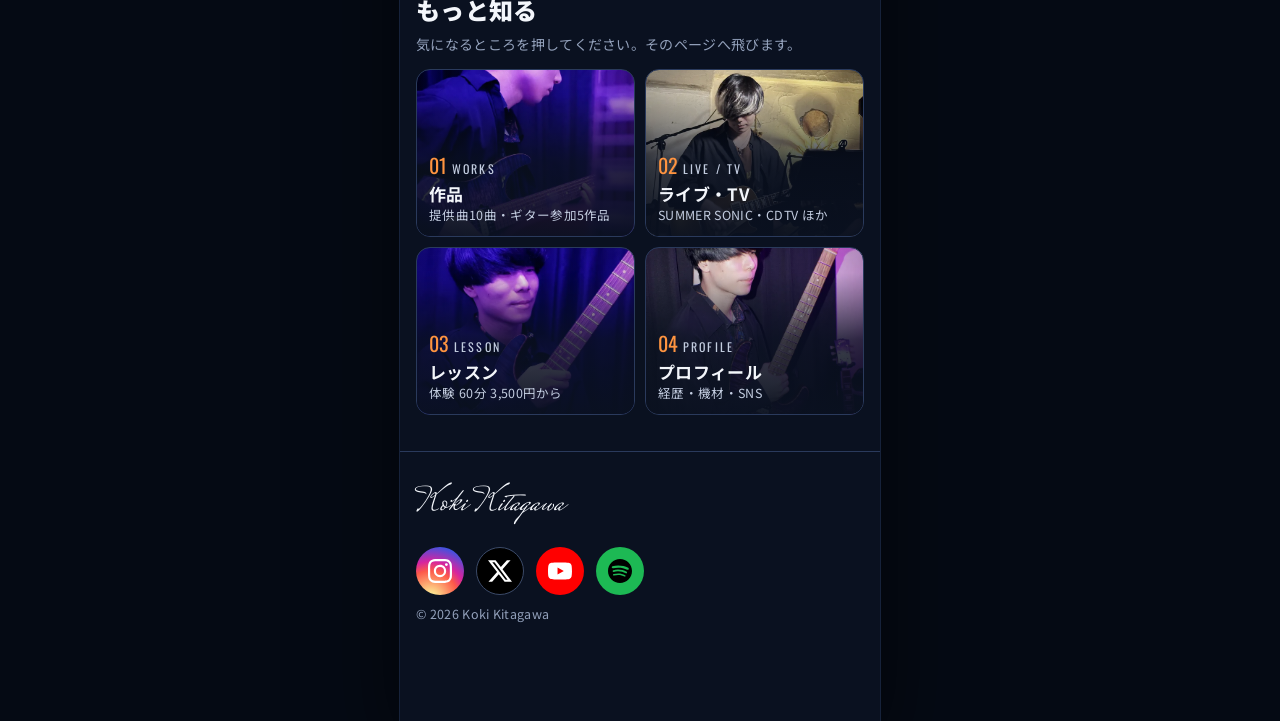
<file: v2/index.html>
<!doctype html>
<html lang="ja">
<head>
<meta charset="utf-8">
<meta name="viewport" content="width=device-width, initial-scale=1, viewport-fit=cover">
<meta name="color-scheme" content="dark">
<meta name="robots" content="noindex">
<meta name="theme-color" content="#0a1120">
<title>北川弘喜 | ギタリスト・作曲家</title>
<meta name="description" content="書けるギタリスト、弾ける作曲家。北川弘喜（Koki Kitagawa）への作曲・編曲・ギター演奏のご依頼と、ギターレッスンのお申し込み。">
<link rel="preconnect" href="https://fonts.googleapis.com">
<link rel="preconnect" href="https://fonts.gstatic.com" crossorigin>
<link href="https://fonts.googleapis.com/css2?family=Noto+Sans+JP:wght@400;500;700;900&family=Oswald:wght@500;600&family=Mrs+Saint+Delafield&display=swap" rel="stylesheet">
<style>
:root{
  --bg:#0a1120; --bg2:#0e182b; --panel:#131f36; --panel2:#18263f; --line:#2a3a5c;
  --ink:#f3f6fb; --sub:#c3cde0; --faint:#93a1bb;
  --or:#e2560e; --or-top:#f06a1d; --or-hi:#ff9440; --or-soft:rgba(255,140,60,.15);
  --gr:#15803d; --gr-top:#1d9b52; --gr-hi:#4ade80; --gr-soft:rgba(74,222,128,.12);
  --lesson:#1b2a48;
  --en:"Oswald","Arial Narrow",sans-serif;
  --sig:"Mrs Saint Delafield","Brush Script MT",cursive;
  --dock:76px;
}
*{box-sizing:border-box}
[hidden]{display:none!important}
html{scroll-behavior:smooth;-webkit-text-size-adjust:100%}
body{margin:0;background:#050a14;color:var(--ink);
  font:16px/1.75 "Noto Sans JP","Hiragino Kaku Gothic ProN",Meiryo,sans-serif;letter-spacing:.02em}
a{color:inherit}
img{display:block;max-width:100%}
button,input,select,textarea{font:inherit;color:inherit}
:focus-visible{outline:3px solid var(--or-hi);outline-offset:3px}
.wrap{max-width:480px;margin:0 auto;background:var(--bg);min-height:100svh;
  padding-bottom:calc(var(--dock) + env(safe-area-inset-bottom));position:relative;overflow-x:clip}
@media (min-width:600px){.wrap{box-shadow:0 0 0 1px #16223a,0 30px 80px rgba(0,0,0,.6)}}

/* ---------- ヘッダー ---------- */
.top{position:sticky;top:0;z-index:30;height:56px;display:flex;align-items:center;justify-content:space-between;
  padding:0 16px;background:rgba(10,17,32,.92);backdrop-filter:blur(8px);border-bottom:1px solid rgba(42,58,92,.6)}
.logo{text-decoration:none;display:flex;flex-direction:column;line-height:1}
.logo .sig{font-family:var(--sig);font-size:30px;line-height:.9;color:#fff}
.logo small{font-family:var(--en);font-size:10.5px;letter-spacing:.18em;color:var(--faint);margin-top:2px}
.menu-btn{width:48px;height:48px;border:0;background:none;display:grid;place-items:center;cursor:pointer}
.menu-btn span{display:block;width:24px;height:2px;background:#fff;box-shadow:0 7px 0 #fff,0 -7px 0 #fff}

/* ---------- ヒーロー ---------- */
.hero{position:relative;height:clamp(320px,43svh,410px);overflow:hidden}
.hero img{width:100%;height:100%;object-fit:cover;object-position:50% 18%}
.hero::after{content:"";position:absolute;inset:0;
  background:linear-gradient(180deg,rgba(10,17,32,0) 38%,rgba(10,17,32,.86) 74%,var(--bg) 100%)}
.hero .copy{position:absolute;left:16px;right:16px;bottom:14px;z-index:1}
.hero .kicker{font-family:var(--en);font-size:12.5px;letter-spacing:.22em;color:var(--or-hi);margin:0}
.hero h1{margin:4px 0 2px;font-size:27px;line-height:1.35;font-weight:900;letter-spacing:.04em}
.hero .name{font-family:var(--en);font-size:15px;letter-spacing:.2em;color:var(--sub);margin:0}
.hero .sig{position:absolute;right:12px;top:14px;z-index:1;font-family:var(--sig);font-size:34px;color:rgba(255,255,255,.85);transform:rotate(-8deg)}

/* ---------- 写真の演出（北川さんの案の手書き文字と、ステージの光） ---------- */
.fx{position:relative}
.fx::before{content:"";position:absolute;inset:0;z-index:1;pointer-events:none;mix-blend-mode:screen;
  background:radial-gradient(55% 38% at 88% 6%,rgba(255,160,80,.30),transparent 70%),
             radial-gradient(45% 32% at 6% 0%,rgba(150,120,255,.30),transparent 70%)}
.script{position:absolute;z-index:2;font-family:var(--sig);line-height:.95;color:rgba(255,255,255,.92);
  text-shadow:0 2px 12px rgba(0,0,0,.55);pointer-events:none;white-space:nowrap}
.script.or{color:var(--or-hi)}
.photo{position:relative}
.photo .script{right:14px;bottom:10px;font-size:40px;transform:rotate(-8deg)}

/* ---------- 節の見出し（数字は残す） ---------- */
.sec{padding:28px 16px}
.label{display:flex;align-items:baseline;gap:10px;margin:0 0 4px}
.label .no{font-family:var(--en);font-size:22px;color:var(--or-hi);font-weight:600}
.label .en{font-family:var(--en);font-size:13px;letter-spacing:.2em;color:var(--sub)}
.h2{margin:0 0 6px;font-size:24px;line-height:1.4;font-weight:900}
.lede{margin:0 0 16px;color:var(--sub)}
.guide{margin:0 0 12px;color:var(--faint);font-size:14px}

/* ---------- フォーム（いちばん上の主役） ---------- */
.formcard{margin:0 12px;padding:16px 14px 18px;background:var(--panel);border:1px solid var(--line);border-radius:16px;scroll-margin-top:64px}
.formcard h2{margin:0;font-size:20px;font-weight:900;line-height:1.4}
.formcard .sample{display:inline-block;margin:0 0 6px;padding:1px 8px;border:1px solid var(--faint);border-radius:99px;font-size:12px;color:var(--faint)}
.steps{display:flex;gap:6px;margin:10px 0 12px;font-size:12.5px;color:var(--faint)}
.steps li{list-style:none;flex:1;text-align:center;padding:4px 0;border-bottom:3px solid var(--line)}
.steps li.on{color:var(--ink);border-color:var(--or-hi);font-weight:700}
.steps{padding:0}
.types{display:grid;grid-template-columns:1fr 1fr;gap:10px}
.type{min-height:84px;padding:10px 12px;border-radius:12px;border:2px solid var(--line);background:var(--bg2);text-align:left;cursor:pointer;
  display:flex;flex-direction:column;justify-content:center;gap:2px;transition:transform .15s,border-color .15s}
.type b{font-size:17px;line-height:1.35}
.type .ico{width:26px;height:26px;margin-bottom:2px}
.type.l .ico{color:var(--or-hi)} .type.w .ico{color:var(--gr-hi)} .type.o .ico{color:var(--sub)}
.type small{font-size:12.5px;color:var(--sub);line-height:1.4}
.type.l{border-color:rgba(255,138,76,.55);background:var(--or-soft)}
.type.w{border-color:rgba(74,222,128,.45);background:var(--gr-soft)}
.type[aria-pressed="true"]{transform:translateY(-1px);box-shadow:0 0 0 3px rgba(255,255,255,.18) inset}
.type.l[aria-pressed="true"]{border-color:var(--or-hi);box-shadow:0 0 22px rgba(255,140,60,.35)} .type.w[aria-pressed="true"]{border-color:var(--gr-hi);box-shadow:0 0 22px rgba(74,222,128,.28)}
.type .mark{display:none}
.type.l .mark{color:var(--or-hi)} .type.w .mark{color:var(--gr-hi)} .type.o .mark{color:var(--faint)}

.fields{margin-top:16px;display:grid;gap:14px}
.field label,.field legend{display:block;font-size:14.5px;font-weight:700;margin-bottom:6px;padding:0}
.req{font-size:11.5px;color:#ffb38a;margin-left:6px;font-weight:500}
.opt{font-size:11.5px;color:var(--faint);margin-left:6px;font-weight:500}
.field input,.field select,.field textarea{width:100%;min-height:50px;padding:10px 12px;border-radius:10px;border:1.5px solid var(--line);
  background:#0b1424;color:var(--ink);font-size:16px}
.field textarea{min-height:110px;resize:vertical}
.field input::placeholder,.field textarea::placeholder{color:#7d8aa4}
.field fieldset{border:0;margin:0;padding:0}
.chips{display:flex;flex-wrap:wrap;gap:8px}
.chips label{margin:0;font-weight:500;font-size:14.5px}
.chips input{position:absolute;opacity:0;width:1px;height:1px}
.chips span{display:inline-flex;align-items:center;min-height:44px;padding:0 14px;border:1.5px solid var(--line);border-radius:99px;background:#0b1424;cursor:pointer}
.chips input:checked+span{border-color:var(--or-hi);background:var(--or-soft);font-weight:700}
.chips input:focus-visible+span{outline:3px solid var(--or-hi);outline-offset:2px}
.note{font-size:13.5px;color:var(--sub);background:var(--bg2);border-left:3px solid var(--or-hi);padding:8px 10px;border-radius:6px;margin:0}
.err{color:#ffb38a;font-size:13.5px;margin:4px 0 0}
.row2{display:grid;grid-template-columns:1fr 1fr;gap:10px}

/* ---------- ボタン ---------- */
.btn{position:relative;display:flex;align-items:center;justify-content:center;gap:10px;min-height:58px;padding:0 20px;border-radius:999px;border:0;
  font-weight:800;font-size:18.7px;letter-spacing:.06em;text-decoration:none;cursor:pointer;white-space:nowrap;width:100%;
  transition:transform .15s,box-shadow .2s,filter .2s}
.btn .ico{width:22px;height:22px;flex:none}
.btn .arr{width:18px;height:18px;flex:none;margin-left:2px;transition:transform .2s}
.btn:hover .arr{transform:translateX(3px)}
.btn:active{transform:translateY(1px)}
.btn.or{background:linear-gradient(180deg,var(--or-top),var(--or));color:#fff;text-shadow:0 1px 0 rgba(110,30,0,.5);
  box-shadow:inset 0 1px 0 rgba(255,210,170,.55),inset 0 0 0 1px rgba(255,170,110,.35),0 8px 22px rgba(240,96,20,.38),0 0 26px rgba(255,140,60,.22)}
.btn.gr{background:linear-gradient(180deg,var(--gr-top),var(--gr));color:#fff;text-shadow:0 1px 0 rgba(0,50,20,.5);
  box-shadow:inset 0 1px 0 rgba(170,255,200,.45),inset 0 0 0 1px rgba(90,220,140,.3),0 8px 22px rgba(21,128,61,.38),0 0 26px rgba(74,222,128,.18)}
.btn.or:hover,.btn.gr:hover{filter:brightness(1.06)}
.btn.ghost{background:transparent;border:1.5px solid var(--sub);color:var(--ink);font-weight:500;font-size:15.5px;min-height:48px}
.btn svg{width:20px;height:20px;flex:none}
.btns{display:grid;gap:10px;margin-top:16px}

/* ---------- 数 ---------- */
.stats{display:grid;grid-template-columns:repeat(4,1fr);gap:6px;margin:0;padding:0}
.stats div{background:var(--panel);border:1px solid var(--line);border-radius:10px;padding:10px 4px;text-align:center}
.stats dt{font-size:11.5px;color:var(--sub);line-height:1.4}
.stats dd{margin:0;font-family:var(--en);font-size:26px;line-height:1.2}
.stats dd small{font-family:"Noto Sans JP",sans-serif;font-size:11px;color:var(--sub)}
.proof{margin:10px 0 0;font-size:13.5px;color:var(--sub)}

/* ---------- 代表作（よこにスライド） ---------- */
.rail{display:grid;grid-auto-flow:column;grid-auto-columns:72%;gap:12px;overflow-x:auto;scroll-snap-type:x mandatory;
  padding:2px 16px 8px;margin:0 -16px;scrollbar-width:none;scroll-padding-inline:16px}
.rail::-webkit-scrollbar{display:none}
.song{scroll-snap-align:start;background:var(--panel);border:1px solid var(--line);border-radius:14px;overflow:hidden}
.song .art{position:relative;aspect-ratio:1;background:#1a2540 center/cover no-repeat;display:block;width:100%;border:0;padding:0;cursor:pointer}
.song .art .play{position:absolute;right:10px;bottom:10px;width:46px;height:46px;border-radius:50%;background:#1DB954;display:grid;place-items:center;box-shadow:0 4px 12px rgba(0,0,0,.4)}
.song .art .play::before{content:"";border-left:14px solid #0a1120;border-top:9px solid transparent;border-bottom:9px solid transparent;margin-left:4px}
.song .art .fallback{position:absolute;inset:0;display:grid;place-items:center;font-family:var(--en);font-size:22px;letter-spacing:.1em;color:var(--sub)}
.song .meta{padding:10px 12px 12px}
.song .meta b{display:block;font-size:16px}
.song .meta span{font-size:13px;color:var(--sub)}
.song iframe{display:block;width:100%;height:352px;border:0}
.railnav{display:flex;justify-content:flex-end;gap:8px;margin-top:6px}
.railnav button{width:44px;height:44px;border-radius:50%;border:1.5px solid var(--line);background:var(--panel);cursor:pointer;font-size:18px}

/* ---------- 部屋への入口 ---------- */
.rooms{display:grid;grid-template-columns:1fr 1fr;gap:10px}
.room{position:relative;display:flex;flex-direction:column;justify-content:flex-end;min-height:168px;padding:12px;border-radius:14px;background:var(--panel) center/cover no-repeat;
  border:1px solid var(--line);text-decoration:none;overflow:hidden;isolation:isolate}
.room::before{content:"";position:absolute;inset:0;z-index:-1;background:linear-gradient(180deg,rgba(10,17,32,.05) 15%,rgba(10,17,32,.78) 55%,rgba(10,17,32,.96) 100%)}
.room:hover{border-color:var(--or-hi)}
.room .no{font-family:var(--en);color:var(--or-hi);font-size:20px;line-height:1}
.room .en{font-family:var(--en);font-size:12px;letter-spacing:.18em;color:var(--sub)}
.room b{font-size:17px;line-height:1.35;margin-top:2px}
.room small{font-size:12.5px;color:var(--sub);line-height:1.45}

/* ---------- 部屋（下層） ---------- */
.roomtop{padding:12px 16px 0}
.back{display:inline-flex;align-items:center;min-height:44px;font-size:14px;color:var(--sub);text-decoration:none}
.roomhead{padding:6px 16px 0}
.roomhead .no{font-family:var(--en);font-size:40px;color:var(--or-hi);line-height:1}
.roomhead .en{font-family:var(--en);font-size:15px;letter-spacing:.24em;color:var(--sub);margin-left:8px}
.roomhead h1{margin:6px 0 4px;font-size:30px;line-height:1.3;font-weight:900}
.roomhead p{margin:0;color:var(--sub)}
.photo{margin:14px 16px 0;border-radius:14px;overflow:hidden;aspect-ratio:4/5;background:#14203a}
.photo img{width:100%;height:100%;object-fit:cover}
.photo.wide{aspect-ratio:16/10}

.tags{display:flex;flex-wrap:wrap;gap:8px;margin:0;padding:0;list-style:none}
.tags li{border:1.5px solid var(--or-hi);border-radius:8px;padding:6px 12px;font-weight:700;font-size:14.5px}
.plans{display:grid;gap:10px;margin:0;padding:0;list-style:none}
.plan{display:flex;align-items:center;justify-content:space-between;gap:10px;padding:14px;border-radius:12px;background:var(--panel);border:1px solid var(--line)}
.plan b{font-size:16.5px}
.plan small{display:block;color:var(--sub);font-size:13px}
.plan .price{font-family:var(--en);font-size:22px;white-space:nowrap;text-align:right}
.plan .price small{font-family:"Noto Sans JP";display:inline;font-size:12px}
.plan.rec{border:2px solid var(--or-hi);background:var(--or-soft)}
.badge{display:inline-block;background:var(--or-hi);color:#1a0d04;font-size:12px;font-weight:700;border-radius:99px;padding:1px 9px;margin-left:6px;vertical-align:2px}
.plan.first{border-style:dashed}
table.hours{width:100%;border-collapse:collapse;font-size:14.5px}
.hours th,.hours td{border-bottom:1px solid var(--line);padding:10px 6px;text-align:left;vertical-align:top}
.hours th{width:30%;font-weight:700}
.hours td small{display:block;color:var(--sub);font-size:12.5px}
dl.facts{margin:0;display:grid;grid-template-columns:auto 1fr;gap:8px 14px;font-size:15px}
dl.facts dt{color:var(--sub)} dl.facts dd{margin:0}

details.shelf{background:var(--panel);border:1px solid var(--line);border-radius:12px;margin-bottom:10px}
details.shelf summary{list-style:none;cursor:pointer;display:flex;align-items:center;gap:10px;padding:14px;min-height:60px}
details.shelf summary::-webkit-details-marker{display:none}
details.shelf summary .no{font-family:var(--en);color:var(--or-hi);font-size:20px}
details.shelf summary b{flex:1;font-size:16.5px;line-height:1.4}
details.shelf summary .cnt{font-size:13px;color:var(--sub);white-space:nowrap}
details.shelf summary::after{content:"＋";font-size:18px;color:var(--sub);margin-left:4px}
details.shelf[open] summary::after{content:"－"}
.list{margin:0;padding:0 14px 12px;list-style:none}
.list li{display:flex;justify-content:space-between;gap:10px;padding:9px 0;border-top:1px solid var(--line);font-size:15px}
.list li span{color:var(--sub);font-size:13px;white-space:nowrap}
.list li i{font-style:normal;font-size:12px;color:var(--or-hi);margin-left:6px}
.timeline{margin:0;padding:0;list-style:none}
.timeline>li{display:grid;grid-template-columns:62px 1fr;gap:10px;padding:10px 0;border-top:1px solid var(--line)}
.timeline .y{font-family:var(--en);font-size:20px;color:var(--or-hi);line-height:1.3}
.timeline ul{margin:0;padding:0;list-style:none}
.timeline ul li{font-size:15px;line-height:1.6;padding:2px 0}
.timeline ul li small{color:var(--sub);font-size:12.5px}
.bio p{margin:0 0 12px;color:var(--sub)}
.bio p:first-child{color:var(--ink);font-weight:700}

/* レッスンの部屋は、同じ世界観のまま明度だけ上げる */
.lesson-room{background:var(--lesson)}
.lesson-room .plan,.lesson-room details.shelf{background:#22345a}

/* ---------- SNS（各サービスの色） ---------- */
.sns{display:flex;gap:12px;flex-wrap:wrap}
.sns a{width:48px;height:48px;border-radius:50%;display:grid;place-items:center}
.sns svg{width:24px;height:24px;fill:#fff}
.sns .ig{background:radial-gradient(circle at 30% 107%,#fdf497 0%,#fdf497 5%,#fd5949 45%,#d6249f 60%,#285AEB 90%)}
.sns .x{background:#000;border:1px solid #3b4a68}
.sns .yt{background:#FF0000}
.sns .sp{background:#1DB954}
.sns .sp svg{fill:#000}
.listen{display:grid;gap:10px}
.listen a{display:flex;align-items:center;gap:12px;min-height:64px;padding:10px 14px;border-radius:12px;background:var(--panel);border:1px solid var(--line);text-decoration:none}
.listen a i{width:40px;height:40px;border-radius:50%;display:grid;place-items:center;flex:none}
.listen a i svg{width:22px;height:22px;fill:#fff}
.listen a b{display:block;font-size:16px} .listen a small{display:block;font-size:13px;color:var(--sub)}

footer{padding:24px 16px 20px;border-top:1px solid var(--line);margin-top:8px}
footer .sig{font-family:var(--sig);font-size:34px}
footer p{margin:8px 0 0;font-size:12.5px;color:var(--faint)}

/* ---------- 下の固定帯：2つのボタン ---------- */
.dock{position:fixed;left:50%;transform:translateX(-50%);bottom:0;z-index:40;width:100%;max-width:480px;
  display:grid;grid-template-columns:1fr 1fr;gap:8px;padding:10px 10px calc(10px + env(safe-area-inset-bottom));
  background:linear-gradient(180deg,rgba(10,17,32,0),rgba(10,17,32,.96) 30%)}
.dock .btn{min-height:56px;padding:0 8px;gap:8px}
.dock.hide{opacity:0;pointer-events:none;transform:translate(-50%,12px)}
.dock{transition:opacity .2s,transform .2s}

/* ---------- メニュー ---------- */
.menu{position:fixed;inset:0;z-index:50;background:rgba(5,10,20,.7);display:flex;justify-content:center}
.menu .panel{width:100%;max-width:480px;background:var(--bg);padding:12px 16px 24px;overflow:auto}
.menu .head{display:flex;justify-content:space-between;align-items:center;height:48px}
.menu .close{width:48px;height:48px;border:0;background:none;font-size:28px;cursor:pointer}
.menu nav a{display:flex;justify-content:space-between;align-items:center;min-height:54px;border-bottom:1px solid var(--line);text-decoration:none;font-size:17px}
.menu nav a span{font-family:var(--en);color:var(--or-hi);margin-right:10px}

.done{text-align:center;padding:10px 0}
.done b{display:block;font-size:20px;margin-bottom:6px}
.confirm dl{margin:0;display:grid;grid-template-columns:7.5em 1fr;gap:6px 10px;font-size:14.5px}
.confirm dt{color:var(--sub)} .confirm dd{margin:0;word-break:break-word}

@media (prefers-reduced-motion:reduce){html{scroll-behavior:auto}*{transition:none!important;animation:none!important}}
</style>
</head>
<body>
<div class="wrap" id="app">

<header class="top">
  <a class="logo" href="#top" aria-label="北川弘喜 トップへ"><span class="sig">Koki Kitagawa</span><small>GUITARIST / COMPOSER</small></a>
  <button class="menu-btn" type="button" aria-label="メニューを開く" aria-expanded="false" aria-controls="menu" id="menuBtn"><span></span></button>
</header>

<main id="view"></main>

<footer>
  <div class="sig">Koki Kitagawa</div>
  <div class="sns" style="margin-top:12px" id="footSns"></div>
  <p>© 2026 Koki Kitagawa</p>
</footer>

<div class="dock" id="dock">
  <button class="btn or" type="button" data-open="lesson" data-short>レッスン予約</button>
  <button class="btn gr" type="button" data-open="compose" data-short>仕事の依頼</button>
</div>

<div class="menu" id="menu" hidden>
  <div class="panel" role="dialog" aria-modal="true" aria-label="メニュー">
    <div class="head"><span class="logo"><span class="sig">Koki Kitagawa</span></span><button class="close" type="button" aria-label="メニューを閉じる" id="menuClose">×</button></div>
    <nav id="menuNav"></nav>
    <div class="btns"><button class="btn or" type="button" data-open="lesson">レッスンを申し込む</button><button class="btn gr" type="button" data-open="compose">仕事を依頼する</button></div>
    <p class="guide" style="margin-top:18px">SNS</p>
    <div class="sns" id="menuSns"></div>
  </div>
</div>

</div>

<script>
/* ============================================================
   データは site/data/*.json と同じもの（ビルドで差しこむ）
   ============================================================ */
const D = {"profile": {"name": "北川弘喜", "nameEn": "Koki Kitagawa", "headline": "書けるギタリスト、弾ける作曲家", "bio": ["曲を書く人と、曲を鳴らす人は、たいてい別々にいる。", "北川弘喜はその両方に立つ。B-PROJECT、星名美怜、Bunny La Crew への提供曲では、作詞・作曲・編曲からギターまでを一人で通す。SUMMER SONIC やイナズマロックフェスのステージではサポートギタリストとして音を鳴らし、CDTV では地上波のバックに立った。", "舞台の仕事も持つ。『あんさんぶるスターズ！オン・ステージ』では劇中のギターを入れ、演技指導まで担当した。楽器を弾くだけでは終わらない現場を、いくつも通っている。", "2021年から専門学校と音楽教室で指導にあたり、個人レッスンでは初心者からプロまでを見る。教えることと作ることが、同じ場所でつながっている。"], "career": [{"label": "2022年〜", "detail": "プロとして活動（東京拠点）"}, {"label": "2021年〜", "detail": "専門学校・音楽教室で指導"}, {"label": "個人レッスン", "detail": "初心者〜プロフェッショナル"}], "gear": {"publish": true, "groups": [{"name": "制作・録音", "items": ["Pro Tools", "Universal Audio Apollo Twin X", "sE Electronics sE2300", "Eclipse TD-M1"]}, {"name": "ギター", "items": ["Suhr Modern", "Gibson Custom Shop Les Paul Standard", "Fender Custom Shop Stratocaster"]}, {"name": "アンプ・キャビネット", "items": ["Bogner Ecstasy Classic", "Marshall JCM900 Hi Gain Master Volume", "Bogner 212CB", "Laney LFR-112"]}, {"name": "モデラー", "items": ["Fractal Audio Axe-Fx II XL+", "Line 6 Helix Floor"]}]}, "work": {"price": "応相談", "delivery": "デモ・編曲・ギターREC いずれも3日程度", "style": "リモートREC／スタジオ立ち会い どちらも対応", "services": [{"name": "作詞・作曲", "note": "デモ制作まで"}, {"name": "編曲・トラック制作", "note": ""}, {"name": "ギター レコーディング", "note": "リモート／立ち会い"}, {"name": "ライブサポート", "note": "ツアー・フェス・TV"}]}, "lesson": {"target": "初心者〜プロフェッショナル", "plans": [{"name": "体験レッスン", "price": "60分 3,500円", "note": "初回のみ"}, {"name": "月2回", "price": "16,000円 / 月", "note": "1回60分", "recommended": true}, {"name": "月4回", "price": "32,000円 / 月", "note": "1回60分"}, {"name": "単発", "price": "8,000円", "note": "1回60分"}], "place": "レンタルスタジオ／ご自宅／オンライン", "payment": "現金・クレジットカード（Square）"}, "links": {"spotify": "https://open.spotify.com/playlist/4vF3Pt0G9U2wvwlmTueu7q", "youtube": "https://www.youtube.com/@KokiKitagawa", "instagram": "https://www.instagram.com/kitagawa_kouki/", "x": "https://x.com/Gt_koki_"}, "spotifyTracks": [{"title": "FLAME", "artist": "Jams Collection", "url": "https://open.spotify.com/track/7sTd15vzgK8YVyr6eWiVcE"}, {"title": "Memory", "artist": "B-PROJECT", "url": "https://open.spotify.com/track/3laM9HmVwaKT9ooW8K7pv5"}, {"title": "視聴覚Fighter", "artist": "Pastel closet", "url": "https://open.spotify.com/track/7d7lYGu9Xw5cHC8EYxwH4H"}]}, "credits": [{"title": "FLAME", "artist": "Jams Collection", "category": "compose", "roles": ["作詞", "作曲", "編曲", "ギター"], "year": 2025, "jacket": "ab67616d0000b27391252ddd166cf1d26d00ba1c", "spotify": "https://open.spotify.com/track/7sTd15vzgK8YVyr6eWiVcE", "spotifyRank": 1}, {"title": "Memory", "artist": "B-PROJECT", "category": "compose", "roles": ["作詞", "作曲", "編曲", "ギター"], "year": 2024, "jacket": "ab67616d0000b2730a05115477078b67edc9bd9b", "spotify": "https://open.spotify.com/track/3laM9HmVwaKT9ooW8K7pv5", "spotifyRank": 2}, {"title": "視聴覚Fighter", "artist": "Pastel closet", "category": "compose", "roles": ["作詞", "作曲", "編曲", "ギター"], "year": 2026, "jacket": "ab67616d0000b2737df65844b18024309f50687c", "spotify": "https://open.spotify.com/track/7d7lYGu9Xw5cHC8EYxwH4H", "spotifyRank": 3}, {"title": "Now Feel Saddest!?", "artist": "星名美怜", "category": "compose", "roles": ["作詞", "作曲", "編曲", "ギター"], "year": 2025, "jacket": null, "spotify": null, "spotifyRank": null}, {"title": "恋のエビデンス", "artist": "Bunny La Crew", "category": "compose", "roles": ["作詞", "作曲", "編曲", "ギター"], "year": 2025, "jacket": null, "spotify": null, "spotifyRank": null}, {"title": "鬼KawaWe!!!", "artist": "Pastel closet", "category": "compose", "roles": ["作詞", "作曲", "編曲", "ギター"], "year": 2025, "jacket": null, "spotify": null, "spotifyRank": null}, {"title": "恋のスピード違反", "artist": "Bunny La Crew", "category": "compose", "roles": ["作詞", "作曲", "編曲", "ギター"], "year": 2024, "jacket": null, "spotify": null, "spotifyRank": null}, {"title": "トキメキ NEW WORLD", "artist": "Jams Collection", "category": "compose", "roles": ["作詞", "作曲", "編曲", "ギター"], "year": 2024, "jacket": null, "spotify": null, "spotifyRank": null}, {"title": "ドキドキシャッターチャンス", "artist": "Jams Collection", "category": "compose", "roles": ["作詞", "作曲", "編曲", "ギター"], "year": 2024, "jacket": null, "spotify": null, "spotifyRank": null}, {"title": "夏ときめいちゃいマッスル", "artist": "Jams Collection", "category": "compose", "roles": ["作詞", "作曲", "編曲", "ギター"], "year": 2023, "jacket": null, "spotify": null, "spotifyRank": null}, {"title": "Goin Goin", "artist": "Chico", "category": "guitar", "roles": ["ギター"], "year": 2024, "jacket": null, "spotify": null, "spotifyRank": null}, {"title": "Sense of Wonder", "artist": "寿美菜子", "category": "guitar", "roles": ["ギター"], "year": 2024, "jacket": null, "spotify": null, "spotifyRank": null}, {"title": "Startin'", "artist": "Dream Shizuka", "category": "guitar", "roles": ["ギター"], "year": 2022, "jacket": null, "spotify": null, "spotifyRank": null}, {"title": "エピローグ", "artist": "シユイ", "category": "guitar", "roles": ["ギター"], "year": 2024, "jacket": null, "spotify": null, "spotifyRank": null}, {"title": "UUUM ONE PIECE MUUUSIC COVER ALBUM", "artist": "UUUM", "category": "guitar", "roles": ["ギター"], "year": null, "jacket": null, "spotify": null, "spotifyRank": null}, {"title": "非公開", "artist": "有名歌い手", "category": "karaoke", "roles": ["カラオケ音源制作"], "year": null, "jacket": null, "spotify": null, "spotifyRank": null}, {"title": "非公開", "artist": "有名歌い手", "category": "karaoke", "roles": ["カラオケ音源制作"], "year": null, "jacket": null, "spotify": null, "spotifyRank": null}, {"title": "非公開", "artist": "有名歌い手", "category": "karaoke", "roles": ["カラオケ音源制作"], "year": null, "jacket": null, "spotify": null, "spotifyRank": null}, {"title": "非公開", "artist": "有名歌い手", "category": "karaoke", "roles": ["カラオケ音源制作"], "year": null, "jacket": null, "spotify": null, "spotifyRank": null}, {"title": "非公開", "artist": "有名歌い手", "category": "karaoke", "roles": ["カラオケ音源制作"], "year": null, "jacket": null, "spotify": null, "spotifyRank": null}, {"title": "非公開", "artist": "有名歌い手", "category": "karaoke", "roles": ["カラオケ音源制作"], "year": null, "jacket": null, "spotify": null, "spotifyRank": null}], "live": [{"title": "REIRIE Live Tour 2025 -Bad=DoLL-", "year": 2025, "venue": "名古屋", "artist": "REIRIE", "role": "サポートギター"}, {"title": "SAKAE SP-RING 2024", "year": 2024, "venue": "", "artist": "シユイ", "role": "サポートギター"}, {"title": "SUMMER SONIC 2023", "year": 2023, "venue": "", "artist": "シユイ", "role": "サポートギター"}, {"title": "イナズマロックフェス 2023", "year": 2023, "venue": "", "artist": "シユイ", "role": "サポートギター"}, {"title": "LAWSON presents シユイ 1st Live「シユイさんといっしょ #01」", "year": null, "venue": "", "artist": "シユイ", "role": "サポートギター"}, {"title": "LAWSON presents シユイ 2nd Live「シユイさんといっしょ #02」", "year": null, "venue": "", "artist": "シユイ", "role": "サポートギター"}, {"title": "REIRIE FreeLive「JAM」", "year": null, "venue": "新宿歌舞伎町", "artist": "REIRIE", "role": "サポートギター"}, {"title": "HUG ROCK FESTIVAL", "year": null, "venue": "", "artist": "somei", "role": "サポートギター"}], "media": [{"title": "CDTV", "year": null, "artist": "SixTONES（ジェシー・京本大我）", "role": "バックで演者参加", "type": "tv"}, {"title": "CDTV", "year": null, "artist": "川崎鷹也", "role": "バックで演者参加", "type": "tv"}, {"title": "あんさんぶるスターズ！オン・ステージ", "year": 2019, "artist": "", "role": "劇中のギター演奏／演技指導", "type": "stage"}, {"title": "シュレック・ザ・ミュージカル", "year": 2023, "artist": "", "role": "", "type": "stage"}]};
const ICON = {"ig": "M7.0301.084c-1.2768.0602-2.1487.264-2.911.5634-.7888.3075-1.4575.72-2.1228 1.3877-.6652.6677-1.075 1.3368-1.3802 2.127-.2954.7638-.4956 1.6365-.552 2.914-.0564 1.2775-.0689 1.6882-.0626 4.947.0062 3.2586.0206 3.6671.0825 4.9473.061 1.2765.264 2.1482.5635 2.9107.308.7889.72 1.4573 1.388 2.1228.6679.6655 1.3365 1.0743 2.1285 1.38.7632.295 1.6361.4961 2.9134.552 1.2773.056 1.6884.069 4.9462.0627 3.2578-.0062 3.668-.0207 4.9478-.0814 1.28-.0607 2.147-.2652 2.9098-.5633.7889-.3086 1.4578-.72 2.1228-1.3881.665-.6682 1.0745-1.3378 1.3795-2.1284.2957-.7632.4966-1.636.552-2.9124.056-1.2809.0692-1.6898.063-4.948-.0063-3.2583-.021-3.6668-.0817-4.9465-.0607-1.2797-.264-2.1487-.5633-2.9117-.3084-.7889-.72-1.4568-1.3876-2.1228C21.2982 1.33 20.628.9208 19.8378.6165 19.074.321 18.2017.1197 16.9244.0645 15.6471.0093 15.236-.005 11.977.0014 8.718.0076 8.31.0215 7.0301.0839m.1402 21.6932c-1.17-.0509-1.8053-.2453-2.2287-.408-.5606-.216-.96-.4771-1.3819-.895-.422-.4178-.6811-.8186-.9-1.378-.1644-.4234-.3624-1.058-.4171-2.228-.0595-1.2645-.072-1.6442-.079-4.848-.007-3.2037.0053-3.583.0607-4.848.05-1.169.2456-1.805.408-2.2282.216-.5613.4762-.96.895-1.3816.4188-.4217.8184-.6814 1.3783-.9003.423-.1651 1.0575-.3614 2.227-.4171 1.2655-.06 1.6447-.072 4.848-.079 3.2033-.007 3.5835.005 4.8495.0608 1.169.0508 1.8053.2445 2.228.408.5608.216.96.4754 1.3816.895.4217.4194.6816.8176.9005 1.3787.1653.4217.3617 1.056.4169 2.2263.0602 1.2655.0739 1.645.0796 4.848.0058 3.203-.0055 3.5834-.061 4.848-.051 1.17-.245 1.8055-.408 2.2294-.216.5604-.4763.96-.8954 1.3814-.419.4215-.8181.6811-1.3783.9-.4224.1649-1.0577.3617-2.2262.4174-1.2656.0595-1.6448.072-4.8493.079-3.2045.007-3.5825-.006-4.848-.0608M16.953 5.5864A1.44 1.44 0 1 0 18.39 4.144a1.44 1.44 0 0 0-1.437 1.4424M5.8385 12.012c.0067 3.4032 2.7706 6.1557 6.173 6.1493 3.4026-.0065 6.157-2.7701 6.1506-6.1733-.0065-3.4032-2.771-6.1565-6.174-6.1498-3.403.0067-6.156 2.771-6.1496 6.1738M8 12.0077a4 4 0 1 1 4.008 3.9921A3.9996 3.9996 0 0 1 8 12.0077", "yt": "M23.498 6.186a3.016 3.016 0 0 0-2.122-2.136C19.505 3.545 12 3.545 12 3.545s-7.505 0-9.377.505A3.017 3.017 0 0 0 .502 6.186C0 8.07 0 12 0 12s0 3.93.502 5.814a3.016 3.016 0 0 0 2.122 2.136c1.871.505 9.376.505 9.376.505s7.505 0 9.377-.505a3.015 3.015 0 0 0 2.122-2.136C24 15.93 24 12 24 12s0-3.93-.502-5.814zM9.545 15.568V8.432L15.818 12l-6.273 3.568z", "x": "M18.901 1.153h3.68l-8.04 9.19L24 22.846h-7.406l-5.8-7.584-6.638 7.584H.474l8.6-9.83L0 1.154h7.594l5.243 6.932ZM17.61 20.644h2.039L6.486 3.24H4.298Z", "sp": "M12 0C5.4 0 0 5.4 0 12s5.4 12 12 12 12-5.4 12-12S18.66 0 12 0zm5.521 17.34c-.24.359-.66.48-1.021.24-2.82-1.74-6.36-2.101-10.561-1.141-.418.122-.779-.179-.899-.539-.12-.421.18-.78.54-.9 4.56-1.021 8.52-.6 11.64 1.32.42.18.479.659.301 1.02zm1.44-3.3c-.301.42-.841.6-1.262.3-3.239-1.98-8.159-2.58-11.939-1.38-.479.12-1.02-.12-1.14-.6-.12-.48.12-1.021.6-1.141C9.6 9.9 15 10.561 18.72 12.84c.361.181.54.78.241 1.2zm.12-3.36C15.24 8.4 8.82 8.16 5.16 9.301c-.6.179-1.2-.181-1.38-.721-.18-.601.18-1.2.72-1.381 4.26-1.26 11.28-1.02 15.721 1.621.539.3.719 1.02.419 1.56-.299.421-1.02.599-1.559.3z"};
const IMG = {"hero": "img/hero-720.webp", "heroSet": "img/hero-720.webp 720w, img/hero-1080.webp 1080w", "works": "img/works-600.webp", "lesson": "img/lesson-600.webp", "profile": "img/profile-600.webp", "hands": "img/hands-720.webp", "gear": "img/gear-900.webp", "live": "img/live-720.webp"};

const $ = (s, r=document) => r.querySelector(s);
const esc = s => String(s ?? "").replace(/[&<>"]/g, c => ({"&":"&amp;","<":"&lt;",">":"&gt;",'"':"&quot;"}[c]));
const svg = (k) => `<svg viewBox="0 0 24 24" aria-hidden="true"><path d="${ICON[k]}"/></svg>`;
const P = D.profile;
const IC = {
  cal:'<rect x="3" y="5" width="18" height="16" rx="2.5"/><path d="M3 10h18M8 3v4M16 3v4M7.5 14h3M13.5 14h3M7.5 17.5h3"/>',
  bag:'<rect x="3" y="7.5" width="18" height="12.5" rx="2.5"/><path d="M9 7.5V5.5a1.5 1.5 0 0 1 1.5-1.5h3A1.5 1.5 0 0 1 15 5.5v2M3 13h18M11 13v2h2v-2"/>',
  note:'<path d="M9 18V5.5l11-2.2V16"/><circle cx="6" cy="18" r="3"/><circle cx="17" cy="16" r="3"/>',
  pick:'<path d="M12 21.5C8.6 18.3 4 12.6 4 8.3 4 5 7.6 3 12 3s8 2 8 5.3c0 4.3-4.6 10-8 13.2z"/>',
  chat:'<path d="M4 5h16v11H10l-5 4v-4H4z"/><path d="M8 10.5h8"/>',
  arr:'<path d="M5 12h14M13 6l6 6-6 6"/>',
};
const ic = (k, cls="ico") => `<svg class="${cls}" viewBox="0 0 24 24" fill="none" stroke="currentColor" stroke-width="1.9" stroke-linecap="round" stroke-linejoin="round" aria-hidden="true">${IC[k]}</svg>`;
function decorate(root=document){
  root.querySelectorAll(".btn.or,.btn.gr").forEach(b => {
    if(b.dataset.deco) return; b.dataset.deco = 1;
    const lead = b.dataset.open ? (b.dataset.open === "lesson" ? "cal" : "bag") : null;
    b.innerHTML = (lead ? ic(lead) : "") + `<span>${b.innerHTML}</span>` + (b.hasAttribute("data-short") ? "" : ic("arr","arr"));
  });
}

/* どこから来たか（SNSのリンクに ?from=ig などを付ける） */
const FROM_NAMES = {ig:"Instagram", x:"X", yt:"YouTube", sp:"Spotify"};
const from = (new URLSearchParams(location.search).get("from") || "").toLowerCase();

const SNS = [
  {k:"ig", cls:"ig", name:"Instagram", url:P.links.instagram},
  {k:"x",  cls:"x",  name:"X",         url:P.links.x},
  {k:"yt", cls:"yt", name:"YouTube",   url:P.links.youtube},
  {k:"sp", cls:"sp", name:"Spotify",   url:P.links.spotify},
];
const snsHTML = () => SNS.map(s => `<a class="${s.cls}" href="${s.url}" target="_blank" rel="noopener" aria-label="${s.name}">${svg(s.k)}</a>`).join("");

/* 数（データから数える。手で書かない） */
const C = D.credits;
const cnt = {
  compose: C.filter(c => c.category === "compose").length,
  guitar:  C.filter(c => c.category === "guitar").length,
  karaoke: C.filter(c => c.category === "karaoke").length,
  live:    D.live.length + D.media.filter(m => m.type === "stage").length,
  tv:      D.media.filter(m => m.type === "tv").length,
};

const ROOMS = [
  {id:"works",   no:"01", en:"WORKS",     jp:"作品",      line:`提供曲${cnt.compose}曲・ギター参加${cnt.guitar}作品`},
  {id:"live",    no:"02", en:"LIVE / TV", jp:"ライブ・TV", line:"SUMMER SONIC・CDTV ほか"},
  {id:"lesson",  no:"03", en:"LESSON",    jp:"レッスン",   line:"体験 60分 3,500円から"},
  {id:"profile", no:"04", en:"PROFILE",   jp:"プロフィール", line:"経歴・機材・SNS"},
];

/* ============================================================
   フォーム：ご用件 → 内容 → 確認
   ============================================================ */
const TYPES = {
  lesson:  {cls:"l", mark:"LESSON", name:"レッスン",      sub:"体験 60分 3,500円"},
  compose: {cls:"w", mark:"WORK",   name:"作曲・編曲",    sub:"作詞・トラック制作も"},
  guitar:  {cls:"w", mark:"WORK",   name:"ギター演奏",    sub:"REC・ライブサポート"},
  other:   {cls:"o", mark:"OTHER",  name:"その他",        sub:"取材・ご相談など"},
};
const BUDGET = ["〜5万円","5〜10万円","10〜30万円","30万円〜","相談したい"];
const FIELDS = {
  lesson: [
    {n:"plan", t:"chips", l:"コース", req:1, o:["体験レッスン","月2回","月4回","単発"]},
    {n:"place", t:"chips", l:"場所", req:1, o:["レンタルスタジオ","ご自宅","オンライン"]},
    {n:"note_hours", t:"note", l:"受付：水・木・金は16時から、土・日は12時から（前の月の20日までのご予約）。20日を過ぎると水木金は22時から、土日は21時からになります。"},
    {n:"d1", t:"datetime-local", l:"第1希望の日時", req:1},
    {n:"d2", t:"datetime-local", l:"第2希望の日時"},
    {n:"exp", t:"select", l:"ギター歴", o:["はじめて","1年未満","1〜3年","3年以上","プロ・プロ志望"]},
    {n:"song", t:"text", l:"弾きたい曲・好きなアーティスト", ph:"例）B'z、ONE OK ROCK など"},
    {n:"msg", t:"textarea", l:"目的・ご質問", ph:"例）コードを覚えたい／バンドで弾きたい"},
  ],
  compose: [
    {n:"what", t:"chips", l:"お願いしたいこと", req:1, multi:1, o:["作詞","作曲","編曲・トラック","ギター"]},
    {n:"due", t:"date", l:"納期の目安"},
    {n:"songs", t:"select", l:"曲数", o:["1曲","2〜3曲","4曲以上","未定"]},
    {n:"budget", t:"chips", l:"ご予算", o:BUDGET},
    {n:"ref", t:"url", l:"参考音源のURL", ph:"https://"},
    {n:"msg", t:"textarea", l:"内容", req:1, ph:"例）アイドル楽曲、テンポ速め、2026年12月リリース予定"},
  ],
  guitar: [
    {n:"what", t:"chips", l:"内容", req:1, o:["ギターREC（リモート）","ギターREC（立ち会い）","ライブサポート","その他の演奏"]},
    {n:"date", t:"date", l:"日程（決まっていれば）"},
    {n:"place", t:"text", l:"会場・スタジオ", ph:"例）渋谷 ○○スタジオ"},
    {n:"budget", t:"chips", l:"ご予算", o:BUDGET},
    {n:"ref", t:"url", l:"参考音源のURL", ph:"https://"},
    {n:"msg", t:"textarea", l:"内容", req:1, ph:"例）2曲・ディストーション中心・音源は別途お送りします"},
  ],
  other: [
    {n:"subject", t:"text", l:"件名", req:1},
    {n:"msg", t:"textarea", l:"内容", req:1},
  ],
};
const COMMON = [
  {n:"name", t:"text", l:"お名前", req:1, ph:"山田 太郎", ac:"name"},
  {n:"email", t:"email", l:"メールアドレス", req:1, ph:"example@mail.com", ac:"email"},
];

let state = {type:null, step:1, values:{}};

function formHTML(){
  return `<section class="formcard" id="form" aria-labelledby="formTitle">
    <span class="sample">見本：まだ送信はされません</span>
    <h2 id="formTitle">ご依頼・お問い合わせ</h2>
    <ol class="steps" aria-label="手順"><li class="on" data-s="1">1 ご用件</li><li data-s="2">2 内容</li><li data-s="3">3 確認</li></ol>
    <div id="formBody"></div>
  </section>`;
}
function renderForm(){
  const box = $("#formBody"); if(!box) return;
  document.querySelectorAll(".steps li").forEach(li => li.classList.toggle("on", +li.dataset.s === state.step));
  if(state.step === 3){ box.innerHTML = confirmHTML(); decorate(box); bindConfirm(); return; }
  if(state.step === 4){ box.innerHTML = doneHTML(); return; }
  const TI = {lesson:"cal", compose:"note", guitar:"pick", other:"chat"};
  const types = Object.entries(TYPES).map(([k,t]) =>
    `<button type="button" class="type ${t.cls}" data-type="${k}" aria-pressed="${state.type===k}">${ic(TI[k])}<b>${t.name}</b><small>${t.sub}</small></button>`).join("");
  let html = `<p class="guide" style="margin:0 0 10px">${state.type ? "内容を書いて「確認へ」を押してください。" : "まず、ご用件を選んでください。押すと、その下に入力欄が開きます。"}</p>
    <div class="types" role="group" aria-label="ご用件">${types}</div>`;
  if(state.type){
    const fs = [...FIELDS[state.type], ...COMMON];
    html += `<form class="fields" id="theForm" novalidate>${fs.map(fieldHTML).join("")}
      <div class="btns"><button class="btn ${state.type==="lesson"?"or":"gr"}" type="submit">確認へ進む</button></div></form>`;
  }
  box.innerHTML = html; decorate(box);
  box.querySelectorAll(".type").forEach(b => b.addEventListener("click", () => { state.type = b.dataset.type; state.step = 2; renderForm(); $("#theForm input, #theForm select, #theForm textarea")?.focus({preventScroll:true}); }));
  const f = $("#theForm");
  if(f) f.addEventListener("submit", e => { e.preventDefault(); if(collect(f)){ state.step = 3; renderForm(); $("#form").scrollIntoView({block:"start"}); } });
}
function fieldHTML(x){
  const v = state.values[x.n] ?? "";
  const lab = `${esc(x.l)}${x.req ? '<span class="req">必須</span>' : '<span class="opt">任意</span>'}`;
  if(x.t === "note") return `<p class="note">${esc(x.l)}</p>`;
  if(x.t === "chips"){
    const type = x.multi ? "checkbox" : "radio";
    const cur = [].concat(v || []);
    return `<div class="field"><fieldset><legend>${lab}</legend><div class="chips">${x.o.map(o =>
      `<label><input type="${type}" name="${x.n}" value="${esc(o)}" ${cur.includes(o)?"checked":""}><span>${esc(o)}</span></label>`).join("")}</div></fieldset><p class="err" hidden></p></div>`;
  }
  if(x.t === "select") return `<div class="field"><label for="f_${x.n}">${lab}</label><select id="f_${x.n}" name="${x.n}"><option value="">選んでください</option>${x.o.map(o=>`<option ${o===v?"selected":""}>${esc(o)}</option>`).join("")}</select><p class="err" hidden></p></div>`;
  if(x.t === "textarea") return `<div class="field"><label for="f_${x.n}">${lab}</label><textarea id="f_${x.n}" name="${x.n}" placeholder="${esc(x.ph||"")}">${esc(v)}</textarea><p class="err" hidden></p></div>`;
  return `<div class="field"><label for="f_${x.n}">${lab}</label><input id="f_${x.n}" name="${x.n}" type="${x.t}" value="${esc(v)}" placeholder="${esc(x.ph||"")}" ${x.ac?`autocomplete="${x.ac}"`:""} ${x.t==="email"?'inputmode="email"':""}><p class="err" hidden></p></div>`;
}
function collect(f){
  const fs = [...FIELDS[state.type], ...COMMON].filter(x => x.t !== "note");
  let ok = true, first = null;
  for(const x of fs){
    let val;
    if(x.t === "chips") val = [...f.querySelectorAll(`input[name="${x.n}"]:checked`)].map(i => i.value);
    else val = (f.elements[x.n]?.value || "").trim();
    state.values[x.n] = val;
    const empty = Array.isArray(val) ? !val.length : !val;
    let msg = "";
    if(x.req && empty) msg = "ここを入れてください。";
    else if(x.t === "email" && val && !/^[^@\s]+@[^@\s]+\.[^@\s]+$/.test(val)) msg = "メールアドレスの形を確かめてください。";
    const box = (f.elements[x.n]?.closest?.(".field")) || f.querySelector(`input[name="${x.n}"]`)?.closest(".field");
    const er = box?.querySelector(".err");
    if(er){ er.textContent = msg; er.hidden = !msg; }
    if(msg){ ok = false; first ||= box; }
  }
  if(first) first.scrollIntoView({block:"center"});
  return ok;
}
function confirmHTML(){
  const fs = [...FIELDS[state.type], ...COMMON].filter(x => x.t !== "note");
  const nice = (x,v) => {
    if(x.t === "datetime-local" && v){ const d = new Date(v); return `${d.getMonth()+1}月${d.getDate()}日（${"日月火水木金土"[d.getDay()]}）${String(d.getHours()).padStart(2,"0")}:${String(d.getMinutes()).padStart(2,"0")}`; }
    if(x.t === "date" && v){ const d = new Date(v+"T00:00"); return `${d.getFullYear()}年${d.getMonth()+1}月${d.getDate()}日`; }
    return Array.isArray(v) ? v.join("、") : v; };
  const rows = fs.map(x => { const s = nice(x, state.values[x.n]); return s ? `<dt>${esc(x.l)}</dt><dd>${esc(s)}</dd>` : ""; }).join("");
  const src = FROM_NAMES[from] ? `<dt>どこで知ったか</dt><dd>${FROM_NAMES[from]}（自動）</dd>` : "";
  return `<div class="confirm"><p class="guide" style="margin:0 0 10px">この内容で送ります。直すときは「戻る」を押してください。</p>
    <dl><dt>ご用件</dt><dd>${TYPES[state.type].name}</dd>${rows}${src}</dl>
    <div class="btns"><button class="btn ${state.type==="lesson"?"or":"gr"}" type="button" id="send">この内容で送る</button><button class="btn ghost" type="button" id="back">戻る</button></div></div>`;
}
function bindConfirm(){
  $("#back").onclick = () => { state.step = 2; renderForm(); };
  $("#send").onclick = () => { state.step = 4; renderForm(); $("#form").scrollIntoView({block:"start"}); };
}
function doneHTML(){
  return `<div class="done"><b>ありがとうございます</b><p class="lede">2日以内に、メールでご返信します。<br><small>（いまは見本なので、実際には送信されていません）</small></p>
    <button class="btn ghost" type="button" onclick="state={type:null,step:1,values:{}};renderForm()">はじめに戻る</button></div>`;
}
function openForm(type){
  if(location.hash && location.hash !== "#top"){ history.pushState(null,"",location.pathname+location.search); render(); }
  closeMenu();
  state.type = type; state.step = 2; renderForm();
  requestAnimationFrame(() => $("#form").scrollIntoView({block:"start"}));
}

/* ============================================================
   画面（入口と4つの部屋）
   ============================================================ */
const jacket = c => c.jacket ? `https://i.scdn.co/image/${c.jacket}` : "";
function songCard(c){
  const id = (c.spotify||"").split("/track/")[1];
  return `<article class="song"><button class="art" type="button" data-track="${id||""}" aria-label="${esc(c.title)} を再生" style="background-image:url('${jacket(c)}')">
      ${c.jacket ? "" : `<span class="fallback">${esc(c.title)}</span>`}<span class="play" aria-hidden="true"></span></button>
    <div class="meta"><b>${esc(c.title)}</b><span>${esc(c.artist)}${c.year?` / ${c.year}`:""}・作詞 作曲 編曲 ギター</span></div></article>`;
}
function home(){
  const feat = C.filter(c => c.spotify).sort((a,b) => (a.spotifyRank||9)-(b.spotifyRank||9));
  return `
  <section class="hero fx" aria-label="北川弘喜">
    <img src="${IMG.hero}" srcset="${IMG.heroSet}" sizes="(max-width:480px) 100vw, 480px" alt="紫の照明の中でギターを弾く北川弘喜" fetchpriority="high">
    <div class="script or" aria-hidden="true" style="right:14px;top:47%;font-size:34px;text-align:right;transform:rotate(-9deg)">Music<br>&nbsp;connects<br>People</div>
    <div class="copy"><p class="kicker">GUITARIST / COMPOSER</p><h1>書けるギタリスト、<br>弾ける作曲家。</h1><p class="name">KOKI KITAGAWA</p></div>
  </section>
  ${formHTML()}
  <section class="sec">
    <dl class="stats">
      <div><dt>提供曲</dt><dd>${cnt.compose}<small>曲</small></dd></div>
      <div><dt>ギター参加</dt><dd>${cnt.guitar}<small>作品</small></dd></div>
      <div><dt>ステージ</dt><dd>${cnt.live}<small>本</small></dd></div>
      <div><dt>TV</dt><dd>${cnt.tv}<small>回</small></dd></div>
    </dl>
    <p class="proof">SUMMER SONIC 2023・CDTV・B-PROJECT への楽曲提供 ほか</p>
  </section>
  <section class="sec" style="padding-top:4px">
    <p class="label"><span class="en">FEATURED WORKS</span></p>
    <h2 class="h2">代表作</h2>
    <p class="guide">ジャケットを押すと、このページのまま再生されます。</p>
    <div class="rail" id="rail">${feat.map(songCard).join("")}</div>
  </section>
  <section class="sec" style="padding-top:4px">
    <p class="label"><span class="en">MORE</span></p>
    <h2 class="h2">もっと知る</h2>
    <p class="guide">気になるところを押してください。そのページへ飛びます。</p>
    <div class="rooms">${ROOMS.map(r => `<a class="room" href="#${r.id}" style="background-image:url('${IMG[r.id]}')"><span><span class="no">${r.no}</span> <span class="en">${r.en}</span></span><b>${r.jp}</b><small>${r.line}</small></a>`).join("")}</div>
  </section>`;
}
function roomHead(r, lede){
  return `<div class="roomtop"><a class="back" href="#top">← トップへ</a></div>
  <div class="roomhead"><span class="no">${r.no}</span><span class="en">${r.en}</span><h1>${r.jp}</h1><p>${lede}</p></div>`;
}
function works(){
  const r = ROOMS[0];
  const comp = C.filter(c => c.category==="compose"), gtr = C.filter(c => c.category==="guitar");
  const li = c => `<li><b>${esc(c.title)}${c.title==="Memory"?'<i>仮歌も担当</i>':""}</b><span>${esc(c.artist)}${c.year?`・${c.year}`:""}</span></li>`;
  return `${roomHead(r,"作詞・作曲・編曲から、ギターの演奏まで。一人で通せるのが強みです。")}
  <div class="photo fx"><span class="script" aria-hidden="true">Songwriting</span><img src="${IMG.works}" alt="スタジオでギターを弾く横顔" loading="lazy"></div>
  <section class="sec">
    <p class="guide">棚を押すと、曲の一覧が下に開きます。</p>
    <details class="shelf"><summary><span class="no">01</span><b>作詞・作曲・編曲</b><span class="cnt">${comp.length}曲</span></summary><ul class="list">${comp.map(li).join("")}</ul></details>
    <details class="shelf"><summary><span class="no">02</span><b>ギター参加</b><span class="cnt">${gtr.length}作品</span></summary><ul class="list">${gtr.map(li).join("")}</ul></details>
    <details class="shelf"><summary><span class="no">03</span><b>有名歌い手のカラオケ音源制作</b><span class="cnt">${cnt.karaoke}曲</span></summary>
      <p class="lede" style="padding:0 14px 12px;margin:0;font-size:15px">配信で活躍する有名歌い手のカラオケ音源を、原曲どおりに再現して制作。作品名は非公開です。</p></details>
  </section>
  <section class="sec" style="padding-top:0">
    <p class="label"><span class="en">LISTEN</span></p><h2 class="h2">聴く・見る</h2>
    <div class="listen">
      <a href="${P.links.spotify}" target="_blank" rel="noopener"><i style="background:#1DB954">${svg("sp").replace('<svg','<svg style="fill:#000"')}</i><span><b>Spotify</b><small>提供曲・参加曲をまとめて聴く</small></span></a>
      <a href="${P.links.youtube}" target="_blank" rel="noopener"><i style="background:#FF0000">${svg("yt")}</i><span><b>YouTube</b><small>ギター弾いてみた</small></span></a>
    </div>
    <div class="btns"><button class="btn gr" type="button" data-open="compose">作曲・編曲を依頼する</button></div>
  </section>`;
}
function live(){
  const r = ROOMS[1];
  const items = [...D.live.map(x => ({y:x.year, t:x.title, s:`${x.artist} ${x.role}`})),
                 ...D.media.filter(m => m.type==="stage").map(x => ({y:x.year, t:x.title, s:x.role || "舞台"}))];
  const years = [...new Set(items.filter(i=>i.y).map(i=>i.y))].sort((a,b)=>a-b);
  const row = (y, arr) => `<li><span class="y">${y}</span><ul>${arr.map(i=>`<li>${esc(i.t)}<br><small>${esc(i.s)}</small></li>`).join("")}</ul></li>`;
  const tv = D.media.filter(m => m.type==="tv");
  return `${roomHead(r,"フェス・ツアー・舞台・地上波。サポートギターとして立ってきた現場です。")}
  <div class="photo fx"><span class="script" aria-hidden="true">Live / Stage</span><img src="${IMG.live}" alt="ライブで金色のギターを弾く北川弘喜" loading="lazy"></div>
  <section class="sec">
    <p class="label"><span class="en">STAGE</span></p><h2 class="h2">ステージ</h2>
    <ol class="timeline">${years.map(y => row(y, items.filter(i=>i.y===y))).join("")}${row("ほか", items.filter(i=>!i.y))}</ol>
  </section>
  <section class="sec" style="padding-top:0">
    <p class="label"><span class="en">TV</span></p><h2 class="h2">テレビ</h2>
    <ul class="list" style="padding:0">${tv.map(t=>`<li><b>${esc(t.title)}</b><span>${esc(t.artist)}</span></li>`).join("")}</ul>
    <div class="listen" style="margin-top:14px"><a href="${P.links.youtube}" target="_blank" rel="noopener"><i style="background:#FF0000">${svg("yt")}</i><span><b>YouTubeで演奏を見る</b><small>ギター弾いてみた</small></span></a></div>
    <div class="btns"><button class="btn gr" type="button" data-open="guitar">ギター演奏を依頼する</button></div>
  </section>`;
}
function lesson(){
  const r = ROOMS[2], L = P.lesson;
  const plans = L.plans.map(p => `<li class="plan ${p.recommended?"rec":""} ${p.name==="体験レッスン"?"first":""}"><span><b>${esc(p.name)}${p.recommended?'<span class="badge">人気No.1</span>':""}</b><small>${esc(p.note)}</small></span><span class="price">${esc(p.price.replace("60分 ",""))}</span></li>`).join("");
  return `<div class="lesson-room">${roomHead(r,"現場で培った経験を、あなたのギターへ。初めての方も、プロを目指す方も。")}
  <div class="photo fx"><span class="script or" aria-hidden="true">Let&#39;s Play!</span><img src="${IMG.lesson}" alt="ギターを手に、こちらを見てほほえむ北川弘喜" loading="lazy"></div>
  <section class="sec">
    <ul class="tags"><li>初心者歓迎</li><li>オンライン対応</li><li>プロ志向の方も</li></ul>
  </section>
  <section class="sec" style="padding-top:0">
    <p class="label"><span class="en">PRICE</span></p><h2 class="h2">料金</h2>
    <p class="guide">どれも1回60分です。まずは体験からどうぞ。</p>
    <ul class="plans">${plans}</ul>
    <div class="btns"><button class="btn or" type="button" data-open="lesson">体験レッスンを申し込む</button></div>
  </section>
  <section class="sec" style="padding-top:0">
    <p class="label"><span class="en">SCHEDULE</span></p><h2 class="h2">受付の時間</h2>
    <table class="hours"><tr><th>水・木・金</th><td>16時から<small>前の月の20日を過ぎたら 22時から</small></td></tr>
      <tr><th>土・日</th><td>12時から<small>前の月の20日を過ぎたら 21時から</small></td></tr></table>
    <p class="guide" style="margin-top:10px">月謝の方は、毎月20日までに翌月ぶんをご予約ください。</p>
  </section>
  <section class="sec" style="padding-top:0">
    <dl class="facts"><dt>場所</dt><dd>${esc(L.place)}</dd><dt>お支払い</dt><dd>${esc(L.payment)}</dd><dt>指導歴</dt><dd>2021年から専門学校・音楽教室で指導</dd></dl>
    <div class="photo wide" style="margin:16px 0 0"><img src="${IMG.hands}" alt="ピックを持つ手元" loading="lazy"></div>
  </section></div>`;
}
function profile(){
  const r = ROOMS[3];
  const gear = P.gear.groups.map(g => `<li><b>${esc(g.name)}</b><span style="white-space:normal;text-align:right">${g.items.map(esc).join("<br>")}</span></li>`).join("");
  return `${roomHead(r,"Guitarist / Composer")}
  <div class="photo fx"><span class="script" aria-hidden="true">Koki Kitagawa</span><img src="${IMG.profile}" alt="ギターを持って立つ北川弘喜" loading="lazy"></div>
  <section class="sec">
    <h2 class="h2" style="font-size:28px">北川 弘喜</h2>
    <div class="bio">${P.bio.map(p=>`<p>${esc(p)}</p>`).join("")}</div>
    <dl class="facts" style="margin-top:6px">${P.career.map(c=>`<dt>${esc(c.label)}</dt><dd>${esc(c.detail)}</dd>`).join("")}</dl>
  </section>
  <section class="sec" style="padding-top:0">
    <details class="shelf"><summary><span class="no">GEAR</span><b>機材</b><span class="cnt">${P.gear.groups.reduce((n,g)=>n+g.items.length,0)}点</span></summary><ul class="list">${gear}</ul></details>
    <div class="photo wide" style="margin:6px 0 0"><img src="${IMG.gear}" alt="3本のギター" loading="lazy"></div>
  </section>
  <section class="sec" style="padding-top:0">
    <p class="label"><span class="en">SNS</span></p><div class="sns">${snsHTML()}</div>
  </section>`;
}
const VIEWS = {works, live, lesson, profile};

function render(){
  const id = location.hash.slice(1);
  const v = VIEWS[id];
  $("#view").innerHTML = v ? v() : home();
  if(!v){ renderForm(); }
  document.title = v ? `${ROOMS.find(r=>r.id===id).jp} | 北川弘喜` : "北川弘喜 | ギタリスト・作曲家";
  if(v) window.scrollTo(0,0);
  bindView(); watchForm(); decorate();
}
function bindView(){
  /* 再生は常に1つだけ（前のプレイヤーは外す） */
  document.querySelectorAll(".art[data-track]").forEach(b => b.addEventListener("click", () => {
    const id = b.dataset.track; if(!id) return;
    document.querySelectorAll(".song iframe").forEach(f => { f.replaceWith(f._orig); });
    const f = document.createElement("iframe");
    f.src = `https://open.spotify.com/embed/track/${id}?utm_source=generator&theme=0`;
    f.allow = "autoplay; encrypted-media; fullscreen; picture-in-picture"; f.loading = "lazy"; f.title = b.getAttribute("aria-label");
    f._orig = b; b.replaceWith(f);
  }));
}
let io;
function watchForm(){
  const dock = $("#dock"), form = $("#form");
  io?.disconnect();
  if(!form){ dock.classList.remove("hide"); return; }
  io = new IntersectionObserver(es => es.forEach(e => dock.classList.toggle("hide", e.isIntersecting)), {threshold:.15});
  io.observe(form);
}

/* メニュー */
const menu = $("#menu");
function openMenu(){ menu.hidden = false; $("#menuBtn").setAttribute("aria-expanded","true"); $("#menuClose").focus(); }
function closeMenu(){ menu.hidden = true; $("#menuBtn").setAttribute("aria-expanded","false"); }
$("#menuBtn").onclick = openMenu; $("#menuClose").onclick = closeMenu;
menu.addEventListener("click", e => { if(e.target === menu) closeMenu(); });
document.addEventListener("keydown", e => { if(e.key === "Escape" && !menu.hidden) closeMenu(); });
$("#menuNav").innerHTML = `<a href="#top"><span></span>トップ（ご依頼フォーム）<span>›</span></a>` +
  ROOMS.map(r => `<a href="#${r.id}"><span>${r.no}</span>${r.jp}<span>›</span></a>`).join("");
$("#menuNav").addEventListener("click", e => { if(e.target.closest("a")) closeMenu(); });
$("#menuSns").innerHTML = snsHTML(); $("#footSns").innerHTML = snsHTML();

/* 「レッスン」「仕事」ボタンはどこからでもフォームへ */
document.addEventListener("click", e => { const b = e.target.closest("[data-open]"); if(b){ e.preventDefault(); openForm(b.dataset.open); } });
window.addEventListener("hashchange", () => { if(location.hash === "#top"){ history.replaceState(null,"",location.pathname+location.search); render(); window.scrollTo(0,0); } else render(); });
render();
</script>
</body>
</html>
</file>
<file: assets/css/kk-design-system.css>
/* ============================================================
   KK Portfolio — Design System v1.0
   参照: 下町芸術祭2025 (shitamachi-artfes.com) の設計思想を分析し、
         北川弘喜ポートフォリオ用に再構築したもの。
         ※ 参照サイトのコードは一切コピーしていない。
            実測した「設計のルール」だけを数値化している。

   使い方: このファイルを丸ごとClaudeに渡し
          「この design system に沿って◯◯を作って」と言うだけで
           毎回同じトーンの出力になる。
   ============================================================ */

/* ------------------------------------------------------------
   0. FONTS
   和文見出し = 明朝（Zen Old Mincho）／和文本文 = ゴシック（Noto Sans JP）
   欧文ラベル = Ubuntu（幾何学サンセリフ、全部大文字にしない）
   ------------------------------------------------------------ */
/* 実際に使っているウェイトだけ取りにいく（明朝 400/600・ゴシック 300/400・欧文 400/500）。
   ウェイトを増やすときは、ここも一緒に増やすこと。 */
@import url("https://fonts.googleapis.com/css2?family=Zen+Old+Mincho:wght@400;600&family=Noto+Sans+JP:wght@300;400&family=Ubuntu:wght@400;500&display=swap");
/* 任意: 和文約物を詰める。無くても崩れない。
   <link rel="stylesheet" href="https://cdn.jsdelivr.net/npm/yakuhanjp@3/dist/css/yakuhanjp.min.css"> */

:root {
  /* --------------------------------------------------------
     1. COLOR  — 「暗室」がベース。彩度はほぼ持たせない。
        写真を主役にするため、UI側の色は極限まで削る。
     -------------------------------------------------------- */
  --c-bg:        #0C1211;   /* 基調。純黒ではなく緑に3°振った黒 */
  --c-bg-elev:   #141B1A;   /* カード/ヘッダー等、1段浮かせる面 */
  --c-ink:       #FFFFFF;   /* 主文字 */
  --c-ink-dim:   rgba(255,255,255,.62); /* 補足文・キャプション */
  --c-ink-faint: rgba(255,255,255,.34); /* 非活性・年号 */
  --c-rule:      rgba(255,255,255,.16); /* 罫線。太さは常に1px */
  --c-accent:    #E5C15A;   /* 灯り色。1画面に1〜2箇所しか使わない */

  /* 反転ブロック（協賛・料金表など「事務的な情報」を置く面）
     暗い画面が続いたあと1枚だけ明色を挟むと、体感の情報密度が下がる */
  --c-inv-bg:    #D5D5E3;
  --c-inv-ink:   #101010;
  --c-inv-rule:  rgba(16,16,16,.24);

  /* --------------------------------------------------------
     2. TYPE — 和文は「字間を開ける」ことでしか高級感が出ない。
        見出しは必ず letter-spacing 0.1em 以上。
     -------------------------------------------------------- */
  --f-mincho: "Zen Old Mincho", "Yu Mincho", "YuMincho", serif;
  --f-sans:   "Noto Sans JP", system-ui, sans-serif;
  --f-en:     "Ubuntu", system-ui, sans-serif;

  --fs-logo:    clamp(28px, 4.2vw, 46px);  /* サイトロゴ和文 */
  --fs-display: clamp(24px, 2.4vw, 34px);  /* ヒーローの縦組みコピー */
  --fs-h2:      clamp(26px, 2.6vw, 36px);  /* セクション主見出し（明朝） */
  --fs-h3:      16px;                      /* カード見出し */
  --fs-body:    14px;                      /* 本文。15pxを超えない */
  --fs-label:   14px;                      /* 欧文ラベル */
  --fs-vert:    18px;                      /* 縦組みラベル */
  --fs-caption: 12px;

  --ls-logo:   .28em;  /* ロゴは極端に開ける。ここが世界観の8割 */
  --ls-display:.32em;  /* 縦組みは字間ではなく行間で開ける→下記 */
  --ls-h2:     .10em;
  --ls-vert:   .50em;
  --ls-body:   .08em;
  --ls-label:  .10em;

  --lh-body:   2.1;    /* 和文本文は2.0前後。1.6は詰まって見える */
  --lh-head:   1.5;

  /* --------------------------------------------------------
     3. SPACE — 8の倍数。セクション間は必ず --sp-9 以上あける。
        「余白でリズムを作る」のが参照サイトの核。
     -------------------------------------------------------- */
  --sp-1: 4px;  --sp-2: 8px;  --sp-3: 16px; --sp-4: 24px;
  --sp-5: 40px; --sp-6: 64px; --sp-7: 88px; --sp-8: 120px;
  --sp-9: 160px;

  --w-nav:     172px;  /* 左固定ナビの占有幅 */
  --w-content: 1180px; /* 本文最大幅 */
  --gutter:    40px;
  --h-header:  96px;

  /* --------------------------------------------------------
     4. MOTION — 「ふわっと下から」1種類だけ。種類を増やさない。
     -------------------------------------------------------- */
  --e-out: cubic-bezier(.22,.61,.36,1);
  --d-fast: .28s;
  --d-base: .8s;
  --rise:  24px;   /* fade-upの移動量。これ以上動かすと安っぽくなる */
  --stagger: 80ms; /* 連続要素のずらし */

  --z-nav: 90; --z-header: 100;
}

/* ============================================================
   5. BASE
   ============================================================ */
* { box-sizing: border-box; }
html { scroll-behavior: smooth; }
body {
  margin: 0;
  background: var(--c-bg);
  color: var(--c-ink);
  font-family: var(--f-sans);
  font-size: var(--fs-body);
  font-weight: 300;
  line-height: var(--lh-body);
  letter-spacing: var(--ls-body);
  -webkit-font-smoothing: antialiased;
}
img { max-width: 100%; display: block; }
a { color: inherit; text-decoration: none; }

.container {
  max-width: var(--w-content);
  margin-inline: auto;
  padding-inline: var(--gutter);
}
/* 左固定ナビぶんを空ける（デスクトップのみ） */
.shell { padding-left: var(--w-nav); }

/* ============================================================
   6. TYPE COMPONENTS
   ============================================================ */
.t-logo {
  font-family: var(--f-mincho);
  font-size: var(--fs-logo);
  font-weight: 400;
  letter-spacing: var(--ls-logo);
  text-indent: var(--ls-logo); /* 字間ぶんの右寄りを打ち消す */
  line-height: 1.2;
  margin: 0;
}
.t-logo-en {
  font-family: var(--f-en);
  font-size: var(--fs-label);
  letter-spacing: .06em;
  color: var(--c-ink-dim);
  margin: var(--sp-2) 0 0;
}
.t-label {                       /* 欧文セクションラベル: Concept / Works */
  font-family: var(--f-en);
  font-size: var(--fs-label);
  font-weight: 500;
  letter-spacing: var(--ls-label);
  margin: 0 0 var(--sp-3);
}
.t-h2 {                          /* 和文セクション見出し（明朝） */
  font-family: var(--f-mincho);
  font-size: var(--fs-h2);
  font-weight: 400;
  letter-spacing: var(--ls-h2);
  line-height: var(--lh-head);
  margin: 0;
}
.t-h3 {
  font-family: var(--f-mincho);
  font-size: var(--fs-h3);
  font-weight: 600;
  letter-spacing: var(--ls-h2);
  line-height: 1.7;
  margin: 0 0 var(--sp-2);
}
.t-vert {                        /* 縦組みラベル。参照サイトの最大の特徴 */
  writing-mode: vertical-rl;
  font-family: var(--f-mincho);
  font-size: var(--fs-vert);
  font-weight: 600;
  letter-spacing: var(--ls-vert);
  margin: 0;
}
.t-body p { margin: 0 0 1.6em; }
.t-caption { font-size: var(--fs-caption); color: var(--c-ink-dim); letter-spacing: .06em; }
.t-num {                         /* 日付・数字。欧文で大きく、字間広め */
  font-family: var(--f-en);
  font-size: clamp(24px, 3vw, 40px);
  font-weight: 400;
  letter-spacing: .06em;
}
.is-accent { color: var(--c-accent); }

/* ============================================================
   7. CHROME — 固定ヘッダー / 左固定ナビ / SNS
   ============================================================ */
.site-header {
  position: fixed; inset: 0 0 auto 0; z-index: var(--z-header);
  display: flex; align-items: center; justify-content: center;
  height: var(--h-header);
  pointer-events: none;                       /* ロゴ以外はクリックを通す */
  text-align: center;
}
.site-header > * { pointer-events: auto; }

.site-nav {
  position: fixed; top: 50%; left: var(--gutter); z-index: var(--z-nav);
  transform: translateY(-50%);
  display: flex; flex-direction: column; gap: var(--sp-3);
  font-family: var(--f-en); font-size: var(--fs-label);
  letter-spacing: var(--ls-label);
}
.site-nav a { position: relative; padding-left: var(--sp-4); color: var(--c-ink-dim); transition: color var(--d-fast) var(--e-out); }
.site-nav a::before {                          /* 現在地の●。色ではなく形で示す */
  content: ""; position: absolute; left: 0; top: 50%;
  width: 6px; height: 6px; border-radius: 50%;
  background: currentColor; transform: translateY(-50%) scale(0);
  transition: transform var(--d-fast) var(--e-out);
}
.site-nav a:hover, .site-nav a[aria-current="page"] { color: var(--c-ink); }
.site-nav a[aria-current="page"]::before { transform: translateY(-50%) scale(1); }

.social { position: fixed; top: var(--sp-5); right: var(--gutter); z-index: var(--z-nav); display: flex; gap: var(--sp-4); }
.social a { opacity: .8; transition: opacity var(--d-fast) var(--e-out); }
.social a:hover { opacity: 1; }

/* ============================================================
   8. HERO — 全画面写真＋縦組みコピーを左右に振る
   ============================================================ */
.hero { position: relative; min-height: 100svh; display: grid; place-items: center; overflow: hidden; }
.hero__media { position: absolute; inset: 0; }
.hero__media img { width: 100%; height: 100%; object-fit: cover; }
.hero__media::after {                          /* 写真の上に必ず暗幕。文字の可読性はこれで担保 */
  content: ""; position: absolute; inset: 0;
  background: linear-gradient(180deg, rgba(12,18,17,.55) 0%, rgba(12,18,17,.15) 45%, rgba(12,18,17,.85) 100%);
}
.hero__copy { position: relative; z-index: 2; width: 100%; max-width: var(--w-content); padding-inline: var(--gutter); }
.hero__vert {
  writing-mode: vertical-rl;
  font-family: var(--f-mincho);
  font-size: var(--fs-display);
  font-weight: 400;
  line-height: 2.4;                            /* 縦組みは line-height が字間になる */
  letter-spacing: .12em;
}
.hero__date { margin-top: var(--sp-5); }

/* ============================================================
   9. TWO-COLUMN — 左に読ませる文、右に写真を積む
   ============================================================ */
.split { display: grid; grid-template-columns: 1fr 1fr; gap: var(--sp-6); align-items: start; }
.split__text { position: sticky; top: calc(var(--h-header) + var(--sp-6)); } /* 文が読まれている間、写真だけ流れる */
.split__media { display: grid; gap: var(--sp-4); }

/* ============================================================
   10. CARD RAIL — 横スクロールのカード列。
       ★参照サイトの肝: カードの上下位置をわざと揃えない。
       整列を崩すことで「祭り／雑多さ」の気配が出る。
   ============================================================ */
.rail { display: flex; gap: var(--sp-5); overflow-x: auto; padding-block: var(--sp-5); scroll-snap-type: x mandatory; scrollbar-width: none; }
.rail::-webkit-scrollbar { display: none; }
.card { flex: 0 0 clamp(240px, 24vw, 300px); scroll-snap-align: center; }
.card:nth-child(3n+1) { margin-top: 0; }
.card:nth-child(3n+2) { margin-top: 56px; }    /* ← ずらし */
.card:nth-child(3n)   { margin-top: 24px; }
.card img { aspect-ratio: 4/3; object-fit: cover; }
.card__meta { display: flex; align-items: center; gap: var(--sp-2); color: var(--c-ink-dim); font-size: var(--fs-caption); }

.rail-ctrl { display: flex; gap: var(--sp-3); }
.rail-ctrl button {
  width: 48px; height: 48px; border-radius: 50%;
  border: 1px solid var(--c-rule); background: transparent; color: var(--c-ink);
  cursor: pointer; transition: background var(--d-fast) var(--e-out), border-color var(--d-fast) var(--e-out);
}
.rail-ctrl button:hover { background: rgba(255,255,255,.08); border-color: var(--c-ink); }

/* ============================================================
   11. LIST — 罫線区切りの一覧（News / Live / 実績）
       枠で囲わず、1pxの罫線だけで区切る
   ============================================================ */
.rows { border-top: 1px solid var(--c-rule); }
.row { display: grid; grid-template-columns: 96px 1fr; gap: var(--sp-4);
       padding: var(--sp-4) 0; border-bottom: 1px solid var(--c-rule); }
.row__date { font-family: var(--f-en); color: var(--c-ink-faint); }

/* ============================================================
   12. INVERT — 明色ブロック。暗い画面の連続を1枚だけ断ち切る
   ============================================================ */
.invert { background: var(--c-inv-bg); color: var(--c-inv-ink); }
.invert .row, .invert .rows { border-color: var(--c-inv-rule); }
.invert .row__date { color: rgba(16,16,16,.5); }

/* ============================================================
   13. SECTION RHYTHM
   ============================================================ */
.section { padding-block: var(--sp-9); }
.section__head { display: flex; align-items: flex-start; gap: var(--sp-6); margin-bottom: var(--sp-7); }

/* ============================================================
   14. MOTION — 「fade-up」1種類だけを全要素で使い回す
       JS: IntersectionObserverで .is-in を付けるだけ
   ============================================================ */
.reveal { opacity: 0; transform: translateY(var(--rise)); transition: opacity var(--d-base) var(--e-out), transform var(--d-base) var(--e-out); }
.reveal.is-in { opacity: 1; transform: none; }
@media (prefers-reduced-motion: reduce) {
  .reveal { opacity: 1; transform: none; transition: none; }
  html { scroll-behavior: auto; }
}

/* ============================================================
   15. RESPONSIVE — 900px以下で左ナビを畳み、縦組みは維持する
       （縦組みはスマホでこそ効く。横組みに戻さない）
   ============================================================ */
@media (max-width: 900px) {
  :root { --gutter: 20px; --sp-9: 96px; --sp-7: 56px; --sp-6: 40px; }
  .shell { padding-left: 0; }
  .site-nav { top: auto; bottom: 0; left: 0; right: 0; transform: none;
              flex-direction: row; justify-content: space-around; overflow-x: auto;
              gap: var(--sp-3); padding: var(--sp-3) var(--sp-3) calc(var(--sp-3) + env(safe-area-inset-bottom));
              background: rgba(12,18,17,.92); backdrop-filter: blur(8px); }
  .site-nav a { padding-left: 0; }
  .site-nav a::before { display: none; }
  .split { grid-template-columns: 1fr; gap: var(--sp-5); }
  .split__text { position: static; }
  .row { grid-template-columns: 72px 1fr; gap: var(--sp-3); }
  .card:nth-child(n) { margin-top: 0; }        /* 狭い画面ではずらしを解除 */
}

/* ============================================================
   16. ANTI-PATTERNS — これをやると一気に崩れる
       迷ったとき、レビューのとき、ここを読み返す。
   ============================================================
   × 見出しをゴシックにする
       → 明朝／ゴシックの役割分担がこの設計の背骨。混ぜない。
   × 字間を詰める
       → 見出しの letter-spacing を 0 にした瞬間に別物になる。0.1em 以上を死守。
   × セクション間の余白（--sp-9 / 160px）を削る
       → 情報が入りきらないときに最初に削りたくなる場所。削らず、ページを分ける。
   × アクセント色を増やす
       → --c-accent（黄）以外を足さない。強調は色ではなく余白と級数で作る。
   × カードに角丸と影をつける
       → 現行のAI生成デザインの典型。この設計では角は直角、影は無し。
   × 本文を大きくする
       → 14px・行間2.0が下限であり上限。15pxを超えない。
   × グラデーション背景
       → 使ってよいのは写真の上の暗幕だけ。
   × モーションの種類を増やす
       → fade-up 1種類だけを全要素で使い回す。種類が増えた瞬間に安くなる。
   × 明色反転（.invert）を2回以上使う
       → 1ページに1回。2回目からは効果が消える。
   ============================================================ */
</file>
<file: assets/css/site.css>
/* ============================================================
   site.css — このページ固有の組み方だけを置く。
   色・書体・字間・余白・イージングは kk-design-system.css の
   変数だけを使う。新しいトークンをここで作らない。
   ============================================================ */

/* JavaScript が無い／読めないときは、ふわっと出す仕掛けを最初から解いておく。
   （head の1行スクリプトが html に .js を付ける。付かなければこの行が効く） */
html:not(.js) .reveal { opacity: 1; transform: none; }

/* キーボードで辿ったとき、どこにいるかが見える（灯り色の枠） */
:focus-visible { outline: 2px solid var(--c-accent); outline-offset: 3px; }

/* ナビで飛んだとき、見出しが上の固定ロゴに隠れないようにする */
main section[id], .site-footer { scroll-margin-top: calc(var(--h-header) + var(--sp-3)); }

/* width/height 属性を書いた <img> が縦に伸びないようにする（レイアウトシフト防止と両立させる） */
img { height: auto; }

/* 下端の固定ナビ（900px以下）に本文が隠れないようにする。
   8項目が横スクロール無しで収まるよう、狭い画面では字を小さくして間を詰める */
@media (max-width: 900px) {
  /* --h-navbar は下端ナビの高さ。--h-header と同じ性格の寸法で、色や書体の追加ではない */
  :root { --h-navbar: 74px; }
  body { padding-bottom: var(--h-navbar); }
  .site-nav { gap: var(--sp-2); padding-inline: var(--sp-2); }
  .site-nav a { font-size: var(--fs-caption); letter-spacing: .06em; padding-block: var(--sp-2); }
}

/* 指で押す的を 44px 以上にする（見た目の位置は変えない） */
.social a { padding: var(--sp-2); margin: calc(var(--sp-2) * -1); }

/* 固定ロゴの下を本文が通るので、背景と同じ色の暗幕を薄くかける
   （新しい色ではなく --c-bg #0C1211 の透明度違い。ヒーローの暗幕と同じ考え方） */
.site-header::before {
  content: ""; position: absolute; left: 0; right: 0; top: 0; z-index: -1;
  height: calc(var(--h-header) + var(--sp-5));
  background: linear-gradient(180deg, rgba(12,18,17,.95) 0%, rgba(12,18,17,.78) 55%, rgba(12,18,17,0) 100%);
}
.social a { opacity: .9; }
.site-header { padding-top: var(--sp-3); }

/* ------------------------------------------------------------
   HERO
   ------------------------------------------------------------ */
.hero__copy { position: absolute; inset: 0; width: auto; max-width: none; margin: 0; }
/* 左の固定ナビが写真の明るい部分に重なっても読めるように、端だけ暗くする
   （ヒーローの暗幕と同じ rgba(12,18,17,…)。新しい色は足していない） */
.hero::before {
  content: ""; position: absolute; inset: 0; z-index: 1; pointer-events: none;
  background: linear-gradient(90deg, rgba(12,18,17,.85) 0%, rgba(12,18,17,.35) 18%, rgba(12,18,17,0) 34%);
}
/* 写真は画面の端まで見せる。左の固定ナビぶんは .hero__copy の内側で空ける */
@media (min-width: 901px) {
  .hero { margin-left: calc(var(--w-nav) * -1); }
  .hero__copy { left: var(--w-nav); }   /* 絶対配置の基準そのものをナビの右へ寄せる */
}
.hero__vert { position: absolute; margin: 0; }
.hero__vert--main { right: var(--gutter); top: calc(var(--h-header) + var(--sp-5)); }
.hero__vert--sub  { left: var(--gutter); bottom: var(--sp-8); font-size: var(--fs-vert); }
.hero__bottom {
  position: absolute; left: 50%; transform: translateX(-50%); bottom: var(--sp-4);
  width: calc(100% - var(--gutter) * 2); max-width: var(--w-content);
  display: grid; justify-items: center; gap: var(--sp-3);
}
.hero__highlights {
  margin: 0; text-align: center;
  font-family: var(--f-en); font-size: var(--fs-label); letter-spacing: var(--ls-label);
  color: var(--c-ink);
}
.hero__scroll {
  font-family: var(--f-en); font-size: var(--fs-caption); letter-spacing: var(--ls-label);
  color: var(--c-ink-dim); display: grid; justify-items: center; gap: var(--sp-1);
}
.hero__scroll::after {
  content: ""; width: 1px; height: 32px; background: var(--c-ink-faint);
  animation: kk-scroll 2.4s var(--e-out) infinite;
}
@keyframes kk-scroll { 0%,100% { transform: translateY(0); opacity: .4 } 50% { transform: translateY(4px); opacity: 1 } }
@media (prefers-reduced-motion: reduce) { .hero__scroll::after { animation: none } }

@media (max-width: 900px) {
  /* 狭い画面では肩書きを左上へ。下は実績1行とスクロール誘導に明け渡す */
  .hero__vert--sub  { top: calc(var(--h-header) + var(--sp-5)); bottom: auto; }
  .hero__bottom     { bottom: calc(var(--sp-3) + var(--h-navbar)); }
  .hero__highlights { line-height: 1.9; }
}
/* 画面が低いとき（横持ちのスマホ）だけ縦組みを縮めて、1列に収める */
@media (max-height: 680px) {
  .hero__vert--main { top: var(--h-header); font-size: 20px; }
  .hero__vert--sub  { font-size: 14px; }
}

/* ------------------------------------------------------------
   ABOUT
   ------------------------------------------------------------ */
.about__bio { margin-top: var(--sp-5); color: var(--c-ink-dim); }
.about__career {
  list-style: none; margin: var(--sp-5) 0 0; padding: 0;
  border-top: 1px solid var(--c-rule);
}
.about__career li {
  display: flex; flex-wrap: wrap; gap: var(--sp-3);
  padding: var(--sp-3) 0; border-bottom: 1px solid var(--c-rule);
}
.career__detail { color: var(--c-ink-faint); }

/* 人物写真。元が 875px しか無いので、表示幅を 440px までに抑えて
   引き伸ばさない（2倍密度の画面でちょうど使い切る）。
   機材の写真は列いっぱい、人物だけ幅を狭める ── 揃えないことで主役に見せる */
.portrait { margin: 0; max-width: 440px; }
.portrait img { width: 100%; }
.portrait__cap {
  display: flex; align-items: baseline; gap: var(--sp-3);
  margin-top: var(--sp-3); padding-top: var(--sp-3);
  border-top: 1px solid var(--c-rule);
  font-family: var(--f-mincho); font-size: var(--fs-body);
  letter-spacing: var(--ls-h2); color: var(--c-ink);
}
.portrait__cap span {
  font-family: var(--f-en); font-size: var(--fs-caption);
  letter-spacing: var(--ls-label); color: var(--c-ink-faint);
}

/* ------------------------------------------------------------
   WORKS — ジャケット写真が1枚も無い前提で組む。
   写真の代わりに「通し番号・曲名・波形」で1枚ずつ違う絵を作る。
   波形の高さは曲名から決まる（render.mjs の waveBars）ので、
   同じ曲は毎回同じ形になる。ジャケットが手に入ったら
   .card__wave を <img> に差し替えるだけで済む組みにしてある。
   ------------------------------------------------------------ */
.card--song .card__frame {
  aspect-ratio: 3 / 4;
  border: 1px solid var(--c-rule); background: var(--c-bg-elev);
  padding: var(--sp-4);
  display: grid; grid-template-rows: auto 1fr auto; gap: var(--sp-4);
}
.card__top { display: flex; align-items: baseline; justify-content: space-between; gap: var(--sp-3); }
.card__index {
  font-family: var(--f-en); font-size: var(--fs-h2); line-height: 1;
  letter-spacing: var(--ls-label); color: var(--c-ink-faint);
}
.card__label { font-family: var(--f-en); font-size: var(--fs-caption); color: var(--c-ink-faint); letter-spacing: var(--ls-label); }
.card__name { align-self: end; }
.card__title {
  margin: 0; font-family: var(--f-mincho); font-weight: 600;
  font-size: var(--fs-h2); line-height: var(--lh-head); letter-spacing: var(--ls-h2);
}
.card__artist { margin: var(--sp-2) 0 0; font-size: var(--fs-caption); color: var(--c-ink-dim); }

/* 波形。棒の高さは HTML 側の style="height:◯%" で入る */
.card__wave { display: flex; align-items: flex-end; gap: 2px; height: 44px; }
.card__wave span {
  flex: 1; min-height: 2px; background: var(--c-ink-faint);
  transition: background var(--d-fast) var(--e-out);
}
/* 灯り色は「1画面に1〜2箇所」。触れている1枚だけが灯るので、その範囲に収まる */
.card--song:hover .card__wave span,
.card--song:focus-within .card__wave span { background: var(--c-accent); }
.card--song .card__frame { transition: border-color var(--d-fast) var(--e-out); }
.card--song:hover .card__frame { border-color: var(--c-ink); }

.card__meta { margin: var(--sp-3) 0 0; }
.card__year { margin-left: var(--sp-2); font-family: var(--f-en); color: var(--c-ink-faint); }
.rail__note { margin: var(--sp-3) 0 0; }
.rail__note a { border-bottom: 1px solid var(--c-rule); }
.rail:focus-visible { outline: 1px solid var(--c-accent); outline-offset: var(--sp-2); }
.rail-ctrl { margin-left: auto; }
/* 矢印は JS があるときだけ出す。display:flex が hidden に勝ってしまうので明示する */
.rail-ctrl[hidden] { display: none; }

/* ------------------------------------------------------------
   CREDITS（絞り込み）
   ------------------------------------------------------------ */
.filter { display: flex; flex-wrap: wrap; gap: var(--sp-4); margin-bottom: var(--sp-5); }
.filter__btn {
  appearance: none; background: none; border: 0; cursor: pointer;
  padding: var(--sp-3) 0; min-height: 44px;
  font-family: var(--f-sans); font-size: var(--fs-body); letter-spacing: var(--ls-body);
  color: var(--c-ink-faint); border-bottom: 1px solid transparent;
  transition: color var(--d-fast) var(--e-out), border-color var(--d-fast) var(--e-out);
}
.filter__btn:hover { color: var(--c-ink-dim); }
/* 現在の状態は「色」だけでなく「下線」でも示す */
.filter__btn[aria-pressed="true"] { color: var(--c-ink); border-bottom-color: var(--c-accent); }
.filter__count { margin-left: var(--sp-2); font-family: var(--f-en); font-size: var(--fs-caption); color: var(--c-ink-faint); }

/* 絞り込みで付ける hidden が .row の display:grid に負けないようにする */
.rows [hidden] { display: none; }

.row__meta { margin: var(--sp-1) 0 0; color: var(--c-ink-dim); font-size: var(--fs-caption); }
.row__type { display: block; font-family: var(--f-en); font-size: var(--fs-caption); color: var(--c-ink-faint); letter-spacing: var(--ls-label); }
.row .t-h3 { margin: 0; }
.invert .row__meta { color: rgba(16,16,16,.62); }

/* ------------------------------------------------------------
   LIVE
   ------------------------------------------------------------ */
.live__media { margin-top: var(--sp-7); }
/* 左端まで伸ばすのはヒーローだけ。左の固定ナビは白文字なので、
   明色ブロックや写真を端まで広げると、その上でナビが読めなくなる。
   （ヒーローだけは .hero::before の暗幕で読めるようにしてある） */
.live__media img { width: 100%; height: clamp(200px, 34vh, 400px); object-fit: cover; }

/* ------------------------------------------------------------
   LISTEN
   ------------------------------------------------------------ */
.listen { display: grid; grid-template-columns: 1fr 1fr; gap: var(--sp-5); }
.listen__item .t-label { margin-bottom: var(--sp-3); }
.embed__link {
  display: grid; gap: var(--sp-2); padding: var(--sp-5) var(--sp-4);
  border: 1px solid var(--c-rule); min-height: 152px; align-content: center;
  transition: background var(--d-fast) var(--e-out), border-color var(--d-fast) var(--e-out);
}
.embed__link:hover { background: rgba(255,255,255,.08); border-color: var(--c-ink); }
.embed__label { font-family: var(--f-mincho); font-weight: 600; font-size: var(--fs-h3); letter-spacing: var(--ls-h2); }
.embed iframe { width: 100%; height: 352px; border: 0; display: block; }
@media (max-width: 900px) { .listen { grid-template-columns: 1fr; } }

/* ------------------------------------------------------------
   LESSON / CONTACT / FOOTER
   ------------------------------------------------------------ */
.lesson__note { margin: var(--sp-5) 0 0; color: rgba(16,16,16,.72); }
.lesson__note a, .link { border-bottom: 1px solid currentColor; }
.site-footer { padding-block: var(--sp-6); border-top: 1px solid var(--c-rule); }

/* ------------------------------------------------------------
   追加（2026/8/30 本人回答の反映）
   機材 / 事務所 / Spotify先頭3曲 / 料金プラン / 制作依頼
   ------------------------------------------------------------ */

/* 事務所（掲載許可が出るまで publish:false で出力されない） */
.about__agency { margin: var(--sp-4) 0 0; }

/* 機材 */
.gear { margin: var(--sp-6) 0 0; }
.gear__list { margin: var(--sp-3) 0 0; border-top: 1px solid var(--c-rule); }
.gear__group {
  display: grid; grid-template-columns: 128px 1fr; gap: var(--sp-3);
  padding: var(--sp-3) 0; border-bottom: 1px solid var(--c-rule);
}
.gear__group dt {
  font-family: var(--f-mincho); font-weight: 600;
  letter-spacing: var(--ls-h2); color: var(--c-ink);
}
.gear__group dd {
  margin: 0; font-family: var(--f-en); font-size: var(--fs-caption);
  line-height: 2; letter-spacing: .04em; color: var(--c-ink-dim);
}

/* 試聴：先頭3曲 */
.listen { grid-template-columns: repeat(3, 1fr); }
.listen__rank {
  margin: 0 0 var(--sp-2); font-family: var(--f-en); font-size: var(--fs-caption);
  letter-spacing: var(--ls-label); color: var(--c-accent);
}
.listen__more {
  display: flex; flex-wrap: wrap; gap: var(--sp-5);
  margin: var(--sp-5) 0 0; font-size: var(--fs-caption);
}

/* レッスンの料金プラン（明色ブロック内） */
.plan__price { font-weight: 500; font-family: var(--f-en); letter-spacing: .04em; }
.plan__note {
  display: block; font-size: var(--fs-caption); color: rgba(16,16,16,.55);
}
.plan__rec {
  display: inline-block; margin-left: var(--sp-2); padding: 1px 8px;
  font-family: var(--f-sans); font-size: 11px; letter-spacing: .08em;
  border: 1px solid rgba(16,16,16,.45); color: var(--c-inv-ink);
}
/* おすすめの行は色ではなく「左の罫」と「おすすめ」の文字で示す */
.row--rec {
  box-shadow: inset 2px 0 0 rgba(16,16,16,.75);
  margin-inline: calc(var(--sp-3) * -1); padding-inline: var(--sp-3);
}

/* 連絡先 */
.contact__sub { margin: var(--sp-6) 0 var(--sp-3); }
.contact__sub:first-of-type { margin-top: 0; }
.contact__cta { margin: var(--sp-5) 0 0; }
.btn {
  display: inline-block; padding: var(--sp-3) var(--sp-5);
  border: 1px solid var(--c-ink); color: var(--c-ink);
  font-family: var(--f-mincho); font-weight: 600; letter-spacing: var(--ls-h2);
  transition: background var(--d-fast) var(--e-out), color var(--d-fast) var(--e-out);
}
.btn:hover, .btn:focus-visible { background: var(--c-ink); color: var(--c-bg); }

@media (max-width: 900px) {
  .listen { grid-template-columns: 1fr; }
  .gear__group { grid-template-columns: 1fr; gap: var(--sp-1); }
  .listen__more { gap: var(--sp-3); flex-direction: column; }
}

/* ------------------------------------------------------------
   追加（2026/9/5 その2）営業まわりの改善
   ・ヒーローが黒一色に見える → 暗幕を薄くし、写真を少し起こす
   ・聴けるカード ・機材を全幅へ ・発注メニューと依頼ボタン
   ------------------------------------------------------------ */

/* ヒーロー：暗幕2枚が重なって写真が沈んでいたので、両方を薄くする。
   色は増やしていない（同じ rgba(12,18,17,…) の濃さだけを下げた） */
.hero__media::after {
  background: linear-gradient(180deg,
    rgba(12,18,17,.42) 0%, rgba(12,18,17,.06) 45%, rgba(12,18,17,.78) 100%);
}
.hero::before {
  background: linear-gradient(90deg,
    rgba(12,18,17,.78) 0%, rgba(12,18,17,.22) 18%, rgba(12,18,17,0) 30%);
}
/* 暗い写真を少しだけ起こす。宣材写真が来たら 1 に戻してよい */
.hero__media img { filter: brightness(1.18) contrast(1.04); }

/* 聴けるカード：枠ごとリンクにする */
.card__frame--play { display: grid; cursor: pointer; }
.card__label--play { color: var(--c-accent); }
.card__frame--play:hover, .card__frame--play:focus-visible { border-color: var(--c-ink); }
.card__frame--play:focus-visible { outline: 2px solid var(--c-accent); outline-offset: 3px; }

/* 機材：2カラムの外に出したので、全幅で2列に組む */
.gear { margin-top: var(--sp-7); }
.gear__list { display: grid; grid-template-columns: 1fr 1fr; gap: 0 var(--sp-6); }
.gear__group { grid-template-columns: 160px 1fr; }

/* 発注メニュー */
.services {
  list-style: none; margin: 0 0 var(--sp-5); padding: 0;
  display: grid; grid-template-columns: repeat(2, 1fr); gap: var(--sp-3) var(--sp-5);
}
.services li {
  font-family: var(--f-mincho); font-weight: 600; font-size: var(--fs-h3);
  letter-spacing: var(--ls-h2); padding-bottom: var(--sp-3);
  border-bottom: 1px solid var(--c-rule);
}
.services__note {
  display: block; margin-top: var(--sp-1);
  font-family: var(--f-sans); font-weight: 300; font-size: var(--fs-caption);
  letter-spacing: var(--ls-body); color: var(--c-ink-dim);
}

.contact__ctanote { margin: var(--sp-3) 0 0; }

@media (max-width: 900px) {
  .gear__list { grid-template-columns: 1fr; }
  .gear__group { grid-template-columns: 1fr; }
  .services { grid-template-columns: 1fr; }
  .hero__media img { filter: brightness(1.12) contrast(1.03); }
}

/* ------------------------------------------------------------
   追加（2026/9/5 その3）楽曲提供カードのジャケットとその場再生
   ------------------------------------------------------------ */

/* ジャケットは Spotify の画像CDNを --art で受け取り、背景に敷く。
   読み込めなかったときは、下の波形カードがそのまま見えるので崩れない。
   写真の上には必ず暗幕（design-system の作法どおり） */
/* ジャケットのあるカード。
   写真の上に曲名を重ねない ── ジャケット自体に曲名が入っていることが多く、
   重ねると二重になって両方読めなくなるため、写真は正方形で見せ、文字は下に置く。
   （※ .card--song .card__frame の background 一括指定に負けるので、
      同じ強さ＝クラス2つ で、かつ後ろに書いて上書きしている） */
.card--song .card__frame--art {
  aspect-ratio: auto; padding: 0; display: block;
  background: var(--c-bg-elev);
}
.card__art {
  position: relative; display: block; aspect-ratio: 1;
  background-image: var(--art);
  background-size: cover; background-position: center; background-repeat: no-repeat;
}
/* 写真の上には一文字も置かない。番号と「再生」は写真の下の暗い帯へ */
.card--song .card__frame--art .card__name { padding: var(--sp-4); }
.card--song .card__frame--art .card__top { margin-bottom: var(--sp-3); }
.card--song .card__frame--art .card__index { font-size: var(--fs-h3); }

/* 「再生」ラベルの前に小さな三角を置く（色だけで伝えない） */
.card__label--play::before {
  content: ""; display: inline-block; vertical-align: middle;
  margin-right: 6px; border: 5px solid transparent;
  border-left: 8px solid var(--c-accent); border-right: 0;
}

/* 押した後：枠の中身がプレイヤーに置き換わる */
.card__frame.is-playing {
  aspect-ratio: auto; padding: 0; background: none; display: block;
}
.card__frame.is-playing iframe { width: 100%; height: 352px; border: 0; display: block; }

/* 試聴セクションは2枚だけになったので、幅を戻す */
.listen--two { grid-template-columns: 1fr 1fr; }
.listen__lead { margin: 0 0 var(--sp-5); }
@media (max-width: 900px) { .listen--two { grid-template-columns: 1fr; } }

/* ------------------------------------------------------------
   導線の変更（2026/9/7）— 変更設計書 v1.0
   見た目は変えない。色・書体・角丸・影・動きを1つも足していない。
   ここで使っているのは kk-design-system.css の変数と、既存の .btn / .link だけ。
   ------------------------------------------------------------ */

/* 変更1｜ヘッダーに依頼ボタンを常駐（.btn を一回り小さくしただけ） */
.social { align-items: center; }
.btn--nav {
  opacity: 1;                 /* SNSアイコンより一段だけ前に出す。色は足していない */
  padding: var(--sp-2) var(--sp-4);
  font-size: var(--fs-caption);
  letter-spacing: var(--ls-label);
  line-height: 1.7;
}
/* 狭い画面では右上が詰まるので、下端ナビ側（変更6）に譲る */
@media (max-width: 900px) { .btn--nav { display: none; } }

/* 変更6｜スマホの下端ナビの右端に「ご依頼」。囲まない・背景も変えない */
.site-nav__cta { display: none; }
@media (max-width: 900px) {
  .site-nav__cta { display: block; color: var(--c-ink); }
  .site-nav { justify-content: space-between; }
}

/* 変更2｜ヒーローの2択CTA。主副の差は枠線の有無だけでつける */
.hero__cta {
  margin: 0; display: flex; align-items: center; justify-content: center;
  gap: var(--sp-5); flex-wrap: wrap;
}
.hero__cta-sub {
  font-family: var(--f-mincho); font-weight: 600;
  letter-spacing: var(--ls-h2); color: var(--c-ink);
}
/* 変更3｜押した先で何が起きるかを、押す前に書く */
.hero__ctanote { margin: 0; text-align: center; max-width: 34em; }

/* 変更4｜3回目のCTAはボタンにしない。罫線1本の上に文字リンク1つ */
.cta-quiet {
  margin: var(--sp-6) 0 0; padding-top: var(--sp-5);
  border-top: 1px solid var(--c-rule); text-align: center;
}
.cta-quiet .link {
  font-family: var(--f-mincho); font-weight: 600;
  font-size: var(--fs-h3); letter-spacing: var(--ls-h2);
}

/* 変更5｜畳む。JS は使わない（<details> だけ）。JS を切っても全部読める */
.fold { border-top: 1px solid var(--c-rule); }
.fold__sum {
  display: flex; align-items: baseline; gap: var(--sp-3);
  padding: var(--sp-4) 0; cursor: pointer; list-style: none;
  font-family: var(--f-en); font-size: var(--fs-caption);
  letter-spacing: var(--ls-label); color: var(--c-ink-dim);
  transition: color var(--d-fast) var(--e-out);
}
.fold__sum::-webkit-details-marker { display: none; }
.fold__sum:hover { color: var(--c-ink); }
.fold__hint::after { content: " ＋"; }
.fold[open] > .fold__sum .fold__hint::after { content: " －"; }
.fold .rows { border-top: 0; }
/* Gear は About の中で全幅に置く。畳んだ状態が既定 */
.gear.fold { margin-top: var(--sp-6); }
.gear.fold .gear__list { margin-top: 0; border-top: 0; }

/* 変更5｜試聴は独立セクションをやめ、楽曲提供の下に置く */
.listen-block { margin-top: var(--sp-6); padding-top: var(--sp-5); border-top: 1px solid var(--c-rule); }
.listen-block__head { margin: 0 0 var(--sp-4); }
.listen-block .listen__lead { margin: 0 0 var(--sp-4); }

/* 変更5｜About の写真列。1枚ずつ縦に積むのをやめ、ポートレート＋3枚の帯にする
   （写真は1枚も減らしていない。並べ方だけを変えた） */
.split__media { grid-template-columns: repeat(3, 1fr); gap: var(--sp-3); align-content: start; }
.split__media > .portrait { grid-column: 1 / -1; }
.split__media > div img { width: 100%; height: clamp(120px, 18vh, 220px); object-fit: cover; }

/* ------------------------------------------------------------
   北川さんの指摘への対応（2026/9/20・v1.1）
   1｜音が重なる      → main.js 側で「鳴るのは常に1つ」に
   2｜おすすめの改行  → 96pxの列に入らないので料金の隣へ移し、折り返さない
   3｜SNSをロゴに     → CC0のSimple Icons を mask で塗る（色は文字色のまま）
   4｜ヒーローに動き  → 写真は文字の背景。読み込み後にゆっくり寄る（1回だけ）
   色・書体・角丸・影は1つも足していない。
   ------------------------------------------------------------ */

/* 2｜「月2回 おすすめ」が左の96px列で折り返していた。おすすめは料金の隣へ */
.plan__price { display: inline-block; white-space: nowrap; }
.plan__rec   { margin-left: var(--sp-3); white-space: nowrap; }
.row--rec .row__date { white-space: nowrap; }

/* 3｜SNSはサービスのロゴ。mask で塗るので色はサイトの文字色のまま。
      mask が使えない環境では IG / YT / X の文字がそのまま残る（欠けない） */
.social a { color: var(--c-ink); }
.social .i {
  font-family: var(--f-en); font-size: var(--fs-caption); letter-spacing: var(--ls-label);
}
@supports ((mask-image: url(#a)) or (-webkit-mask-image: url(#a))) {
  .social .i {
    display: block; width: 20px; height: 20px;
    overflow: hidden; white-space: nowrap; text-indent: -10em;
    background-color: currentColor;
    -webkit-mask: var(--icon) center / contain no-repeat;
            mask: var(--icon) center / contain no-repeat;
  }
  .i--instagram { --icon: url("../img/icon-instagram.svg"); }
  .i--youtube   { --icon: url("../img/icon-youtube.svg"); }
  .i--x         { --icon: url("../img/icon-x.svg"); }
}

/* 4｜ヒーロー：写真は「文字の背景」。14秒かけて 1.08 → 1.00 までゆっくり寄る。
      繰り返さない（無限ループは目が疲れる）。文字は写真の後から浮き上がる。 */
.hero__media img {
  transform-origin: 58% 42%;
  animation: kk-hero-zoom 14s var(--e-out) both;
}
@keyframes kk-hero-zoom { from { transform: scale(1.08); } to { transform: scale(1); } }

.hero__vert--main { animation: kk-hero-rise 1.1s var(--e-out) .15s both; }
.hero__vert--sub  { animation: kk-hero-rise 1.1s var(--e-out) .45s both; }
/* 下の帯は translateX(-50%) で中央に置いているので、動きにもそれを含める */
.hero__bottom     { animation: kk-hero-rise-c 1.1s var(--e-out) .75s both; }
@keyframes kk-hero-rise   { from { opacity: 0; transform: translateY(14px); } to { opacity: 1; transform: none; } }
@keyframes kk-hero-rise-c { from { opacity: 0; transform: translateX(-50%) translateY(14px); } to { opacity: 1; transform: translateX(-50%); } }

@media (prefers-reduced-motion: reduce) {
  .hero__media img, .hero__vert--main, .hero__vert--sub, .hero__bottom { animation: none; }
}

/* 4b｜「写真は文字の背景」にする。
   写真そのものは明るいまま（9/5に起こしたのを戻さない）。
   文字が乗っている帯＝下3分の1と左右の端だけを濃くして、写真を背景に下げる。
   足しているのは同じ rgba(12,18,17,…) の濃さだけで、新しい色ではない。 */
.hero__media::after {
  background: linear-gradient(180deg,
    rgba(12,18,17,.46)  0%,
    rgba(12,18,17,.06) 34%,
    rgba(12,18,17,.52) 68%,
    rgba(12,18,17,.90) 100%);
}
.hero::before {
  background:
    linear-gradient(90deg,  rgba(12,18,17,.80) 0%, rgba(12,18,17,.22) 17%, rgba(12,18,17,0) 30%),
    linear-gradient(270deg, rgba(12,18,17,.72) 0%, rgba(12,18,17,.18) 14%, rgba(12,18,17,0) 26%);
}
</file>
